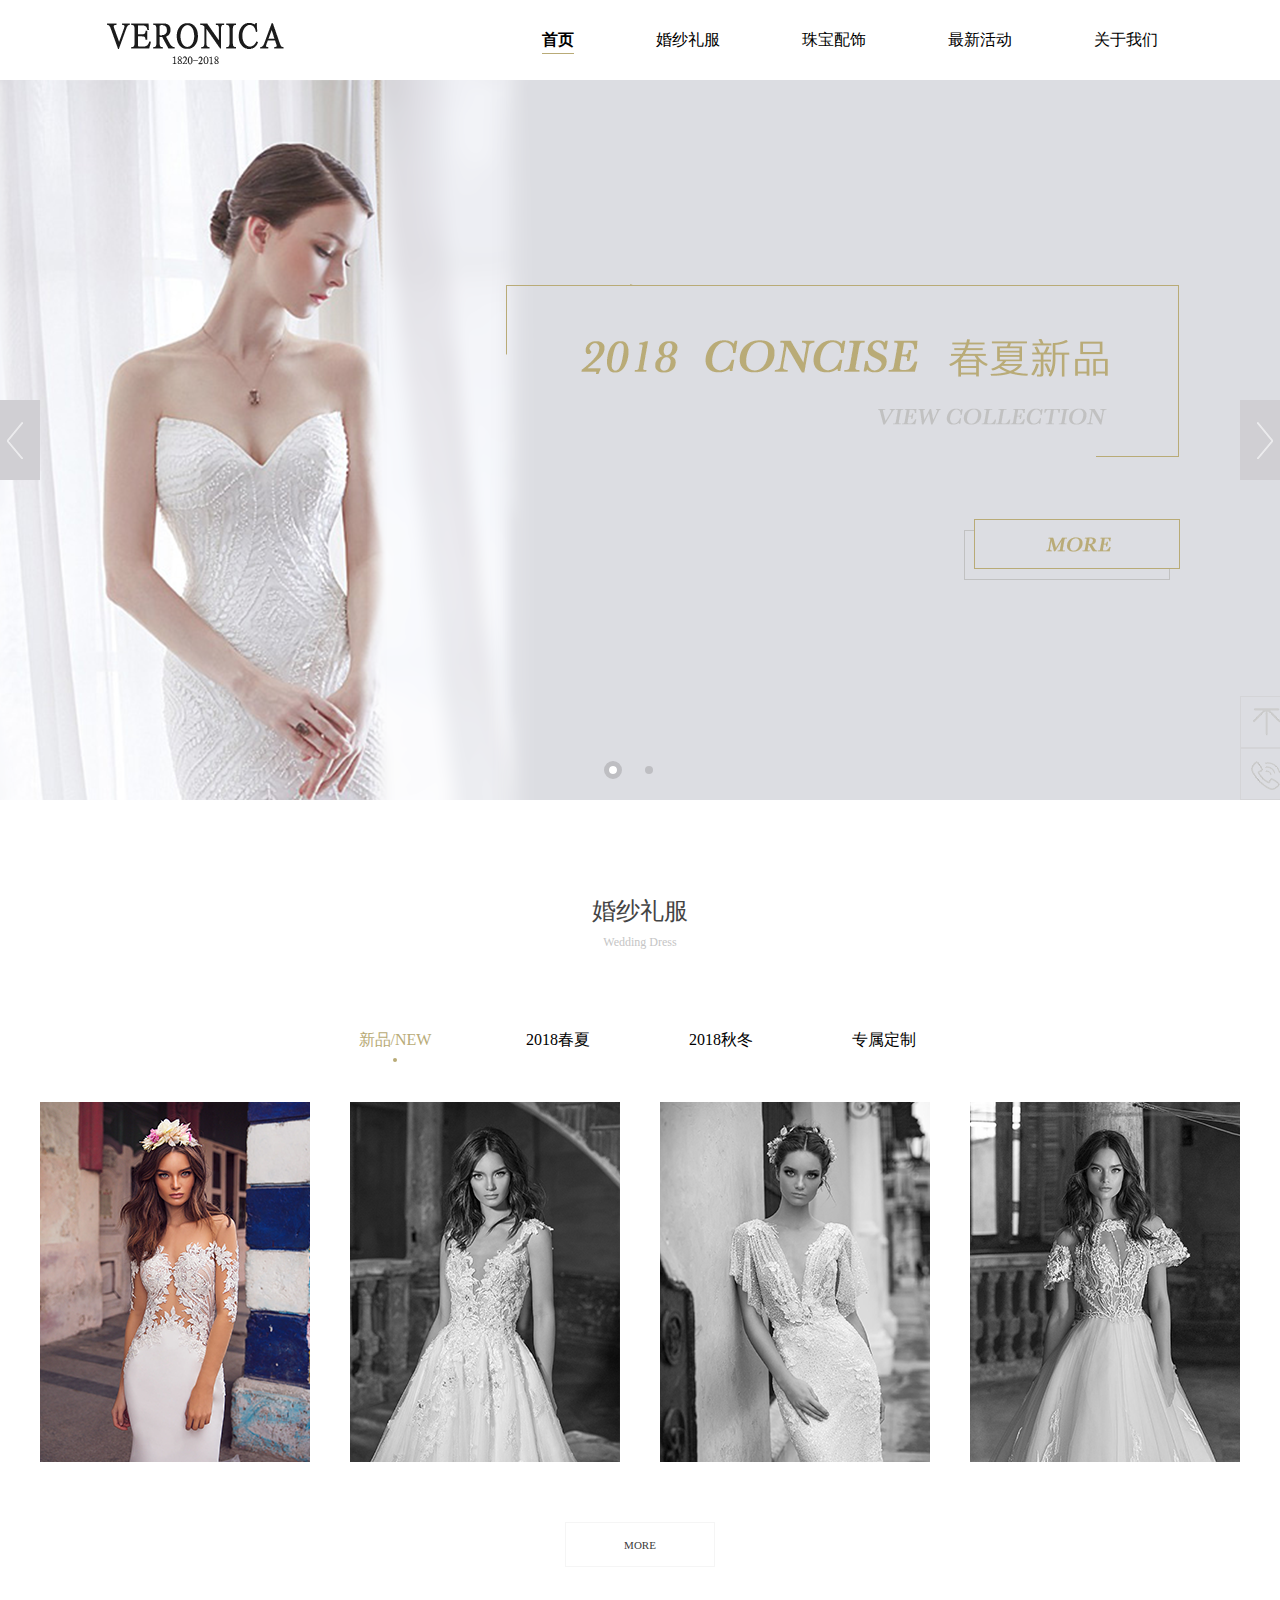
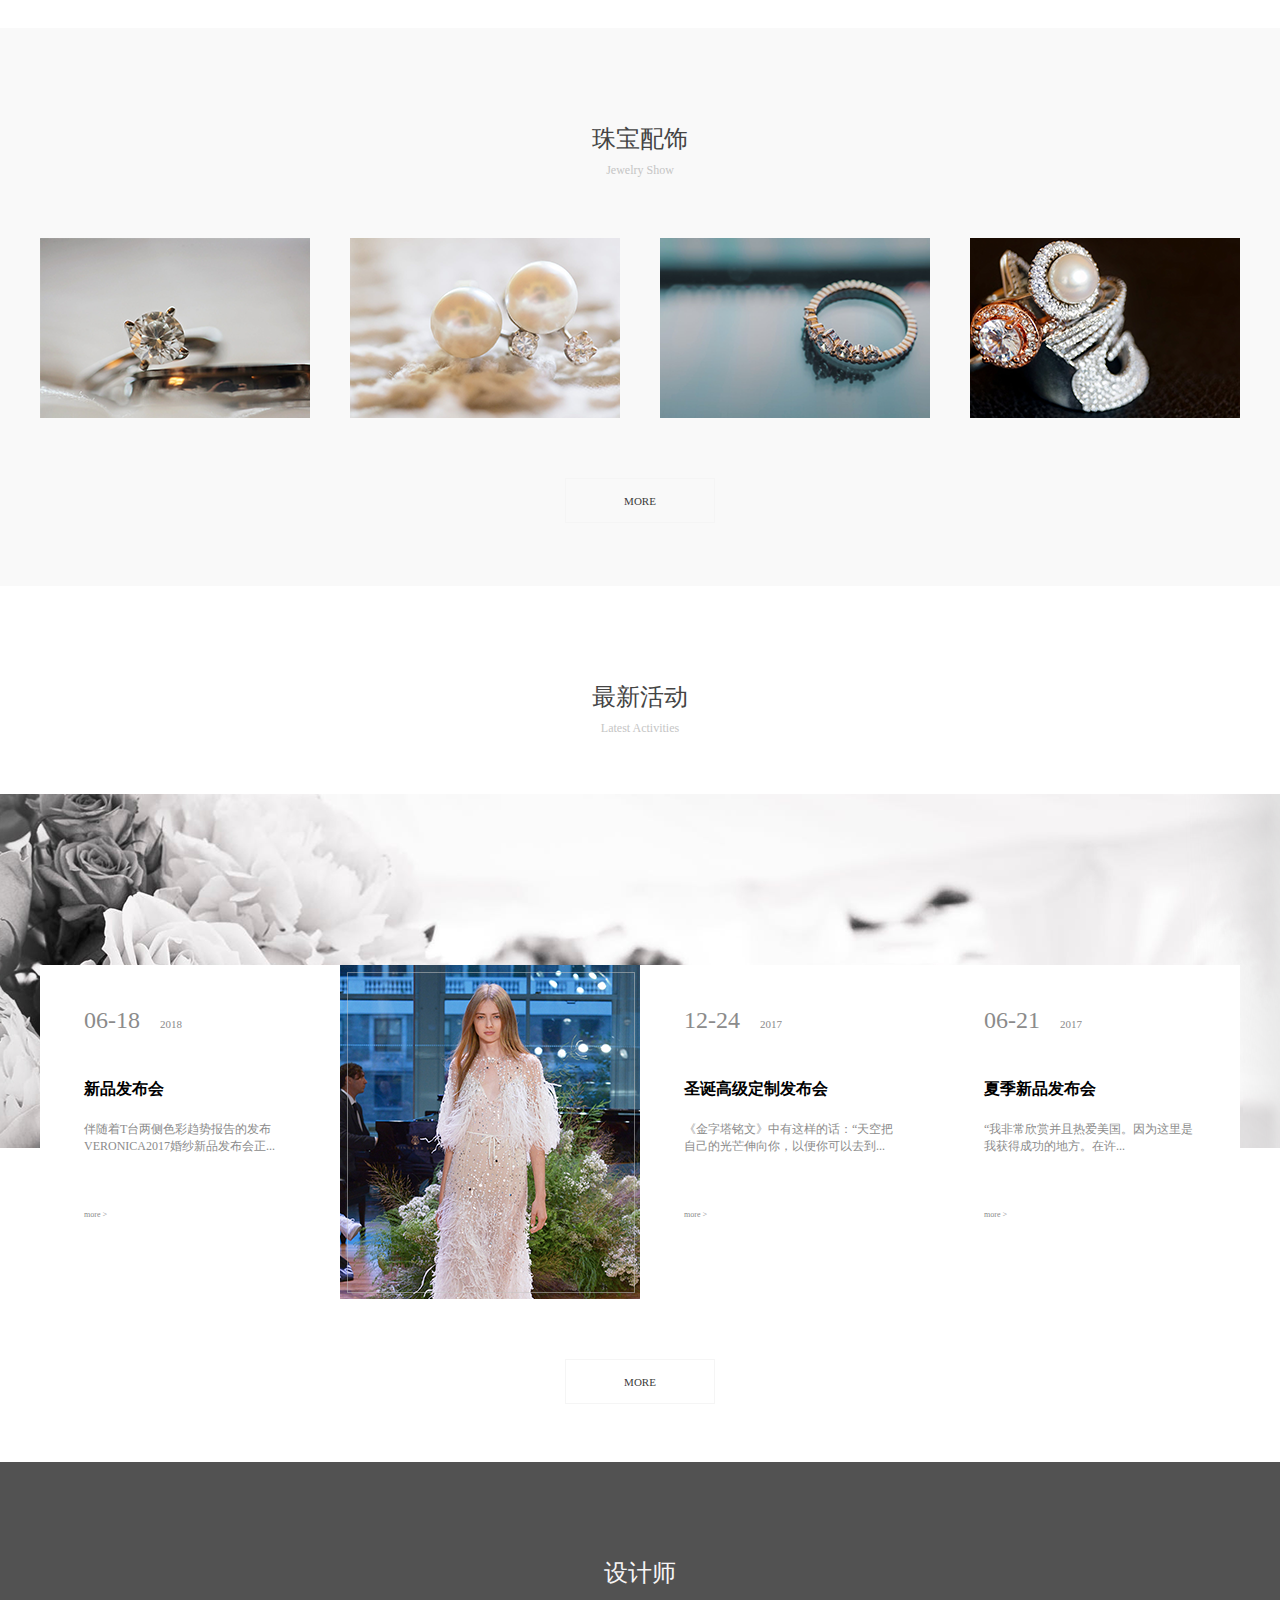
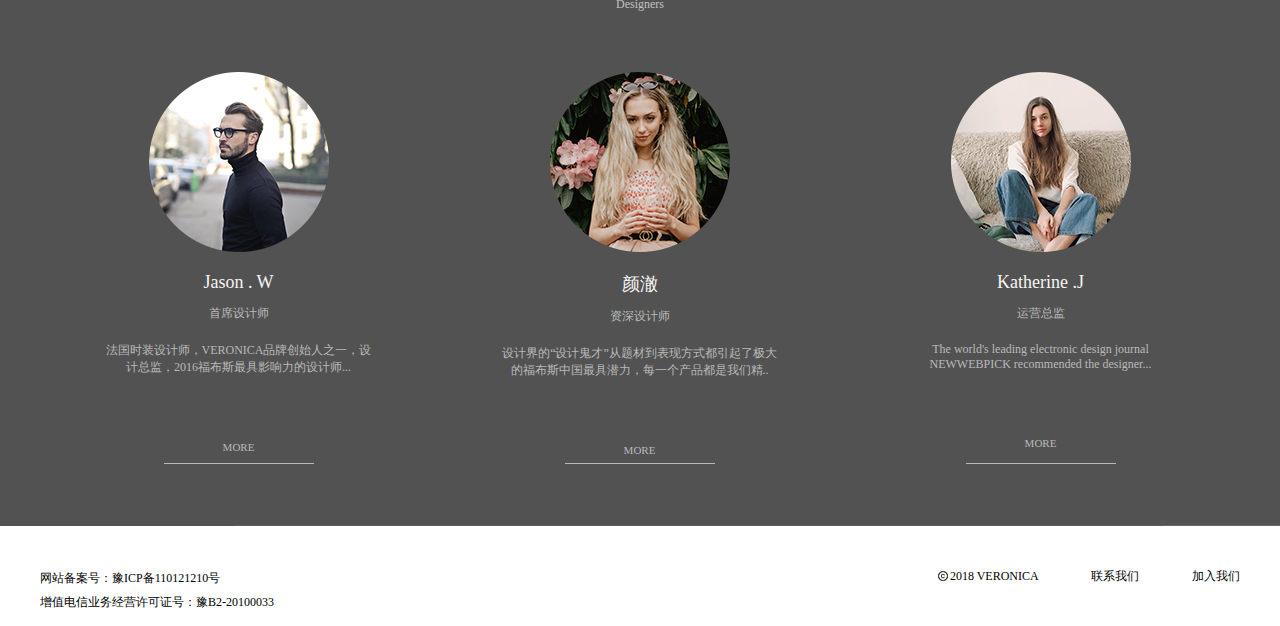
<file: index.html>
<!DOCTYPE html>
<html lang="en">
<head>
	<meta charset="UTF-8">
	<title>婚纱首页</title>
	<link rel="stylesheet" href="css/reset.css">
	<link rel="stylesheet" href="css/style.css">
</head>
<body>
	<div class="header">
		<div class="header-c">
			<div class="logo">			
			</div>
			<ul class="nav">
				<li class="nav-item active">
					<a href="">首页</a>
					<span class="line"></span>
				</li>
				<li class="nav-item">
					<a href="%E5%A9%9A%E7%BA%B1%E4%BD%9C%E4%B8%9A-%E9%9C%8D%E9%9C%9E/web/dress/%E5%A9%9A%E7%BA%B1%E7%A4%BC%E6%9C%8D.html">婚纱礼服</a>
					<span class="line"></span>
				</li>
				<li class="nav-item">
					<a href="">珠宝配饰</a>
					<span class="line"></span>
				</li>
				<li class="nav-item">
					<a href="">最新活动</a>
					<span class="line"></span>
				</li>
				<li class="nav-item">
					<a href="">关于我们</a>
					<span class="line"></span>
				</li>
			</ul>		
		</div>	
	</div>
	<div class="banner">
		<div class="banner-c">
			<a href="#" class="arr left"></a>
			<a href="#" class="arr right"></a>
			<ul class="dots">
				<li class="dot-item active"></li>
				<li class="dot-item"></li>
			</ul>
			<div class="up"></div>
			<div class="tel"></div>
		</div>
	</div>



	<div class="main">
		
		<div class="dress">
			<div class="dress-c">
				<div class="title">
					<div class="title-cn">
						婚纱礼服
					</div>
					<div class="title-en">
						Wedding Dress
					</div>
				</div>

				<div class="dress-lists">
				<ul class="dress-list">
					<li class="dress-item active">
						新品/NEW
						<span class="dress-dot"></span>
					</li>
					<li class="dress-item">
						2018春夏
						<span class="dress-dot"></span>
					</li>
					<li class="dress-item">
						2018秋冬
						<span class="dress-dot"></span>
					</li>
					<li class="dress-item mr0">
						专属定制
						<span class="dress-dot"></span>
					</li>
				</ul>
				</div>
				
				<ul class="dress-img">
					<li class="img-item img-item1">
						<div class="img-text">
							<p class="img-text1">HER STYLE / 一字肩拖尾主纱</p>
							<p class="img-text2">$5389.00</p>
							<p class="img-text3">白色 / M / VK2531</p>
						</div>						
					</li>
					<li class="img-item img-item2"></li>
					<li class="img-item img-item3"></li>
					<li class="img-item img-item4"></li>
				</ul>
				<a href="#" class="more">MORE</a>
			</div>
		</div>


		<div class="show">
			<div class="show-c">
				<div class="title">
					<div class="title-cn">
						珠宝配饰
					</div>
					<div class="title-en">
						Jewelry Show
					</div>
				</div>

				<ul class="show-img">
					<li class="img-item img-item1">
						<div class="img-text">
							<p class="img-text1">传世之作，经典重现</p>
							<p class="img-text2">维罗尼卡倾情呈现“斑斓之境”（The ..</p>
						</div>	
					</li>
					<li class="img-item img-item2"></li>
					<li class="img-item img-item3"></li>
					<li class="img-item img-item4"></li>
				</ul>

				<a href="#" class="more">MORE</a>
			</div>
		</div>



		<div class="act">
			<div class="act-c">
				<div class="title">
					<div class="title-cn">
						最新活动
					</div>
					<div class="title-en">
						Latest Activities
					</div>
				</div>
				<div class="act-lists">
					<ul class="act-list">
						<li class="act-item">
							<span class="act-text1">06-18</span>
							<span class="act-text2">2018</span>
							<p class="act-text3">新品发布会</p>
							<p class="act-text4">伴随着T台两侧色彩趋势报告的发布VERONICA2017婚纱新品发布会正...
							</p>
							<a href="#" class="act-more">more ></a>
						</li>
						<li class="act-item act-item2">
							
						</li>
						<li class="act-item">
							<span class="act-text1">12-24</span>
							<span class="act-text2">2017</span>
							<p class="act-text3">圣诞高级定制发布会</p>
							<p class="act-text4">《金字塔铭文》中有这样的话：“天空把自己的光芒伸向你，以便你可以去到...
							</p>
							<a href="#" class="act-more">more ></a>
						</li>
						<li class="act-item">
							<span class="act-text1">06-21</span>
							<span class="act-text2">2017</span>
							<p class="act-text3">夏季新品发布会</p>
							<p class="act-text4">“我非常欣赏并且热爱美国。因为这里是我获得成功的地方。在许...
							</p>
							<a href="#" class="act-more">more ></a>
						</li>
					</ul>
				</div>
					<a href="#" class="more">MORE</a>
			</div>
		</div>




		<div class="des">
					<div class="des-c">
						<div class="title">
							<div class="title-cn">
							设计师
							</div>
							<div class="title-en">
							Designers
							</div>
						</div>
						<ul class="des-list">
							<li class="des-item des-item1">
								<p class="des-text1">Jason . W</p>
								<p class="des-text2">首席设计师</p>
								<p class="des-text3">法国时装设计师，VERONICA品牌创始人之一，设计总监，2016福布斯最具影响力的设计师...</p>
								<a href="" class="des-more" >MORE</a>
								<span class="des-line"></span>
							</li>
							<li class="des-item des-item2">
								<p class="des-text1">颜澈</p>
								<p class="des-text2">资深设计师</p>
								<p class="des-text3">设计界的“设计鬼才”从题材到表现方式都引起了极大的福布斯中国最具潜力，每一个产品都是我们精..</p>
								<a href="" class="des-more" >MORE</a>
								<span class="des-line"></span>
							</li>
							<li class="des-item des-item3">
								<p class="des-text1">Katherine .J</p>
								<p class="des-text2">运营总监</p>
								<p class="des-text3">The world's leading electronic design journal NEWWEBPICK recommended the designer...</p>
								<a href="" class="des-more" >MORE</a>
								<span class="des-line"></span>
							</li>
						</ul>
					</div>
				</div>
	</div>
	<div class="footer">
		<div class="footer-c">
			<div class="footer-text1">网站备案号：豫ICP备110121210号<br>增值电信业务经营许可证号：豫B2-20100033	
			</div>
			<div class="footer-text2">
				<span class="footer-item">&nbsp;&nbsp;&nbsp;&nbsp;2018 VERONICA</span>
				<span>联系我们</span>
				<span>加入我们</span>
			</div>			
		</div>
	</div>
			
</body>
</html>
</file>
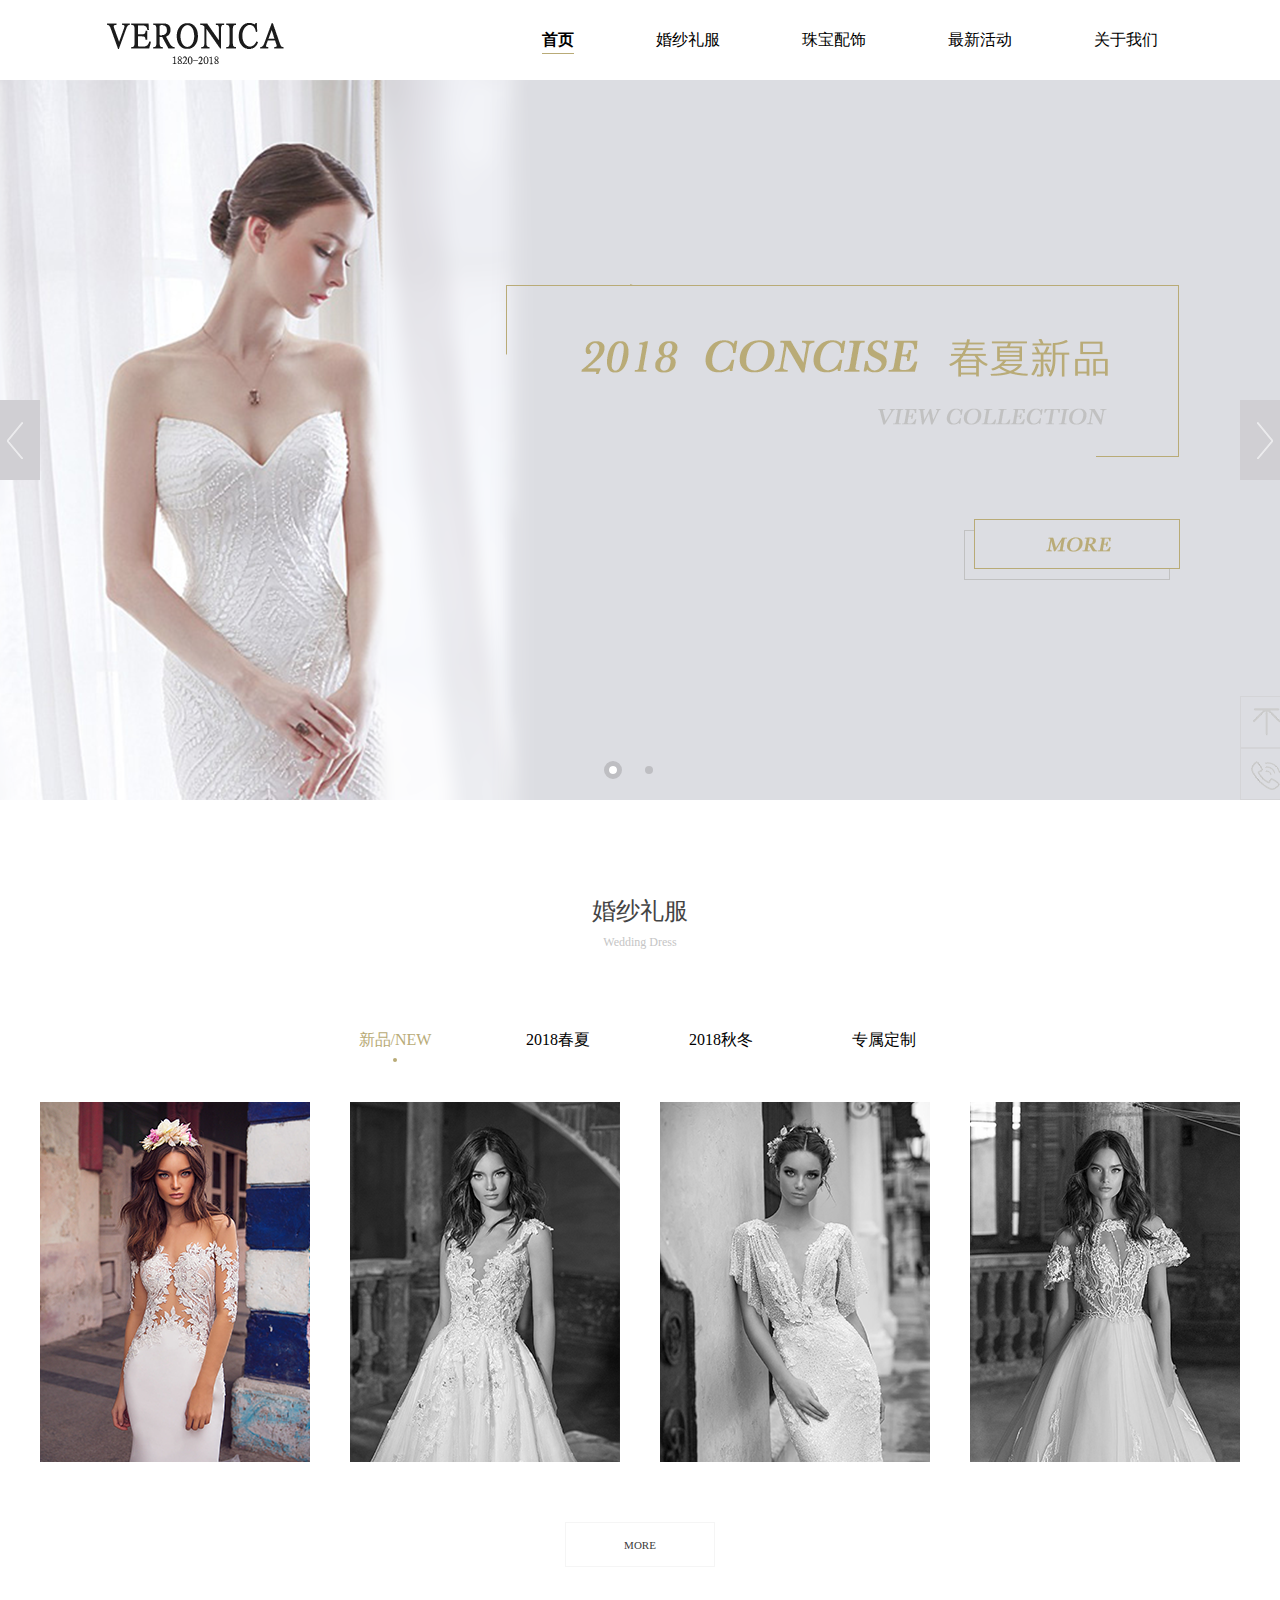
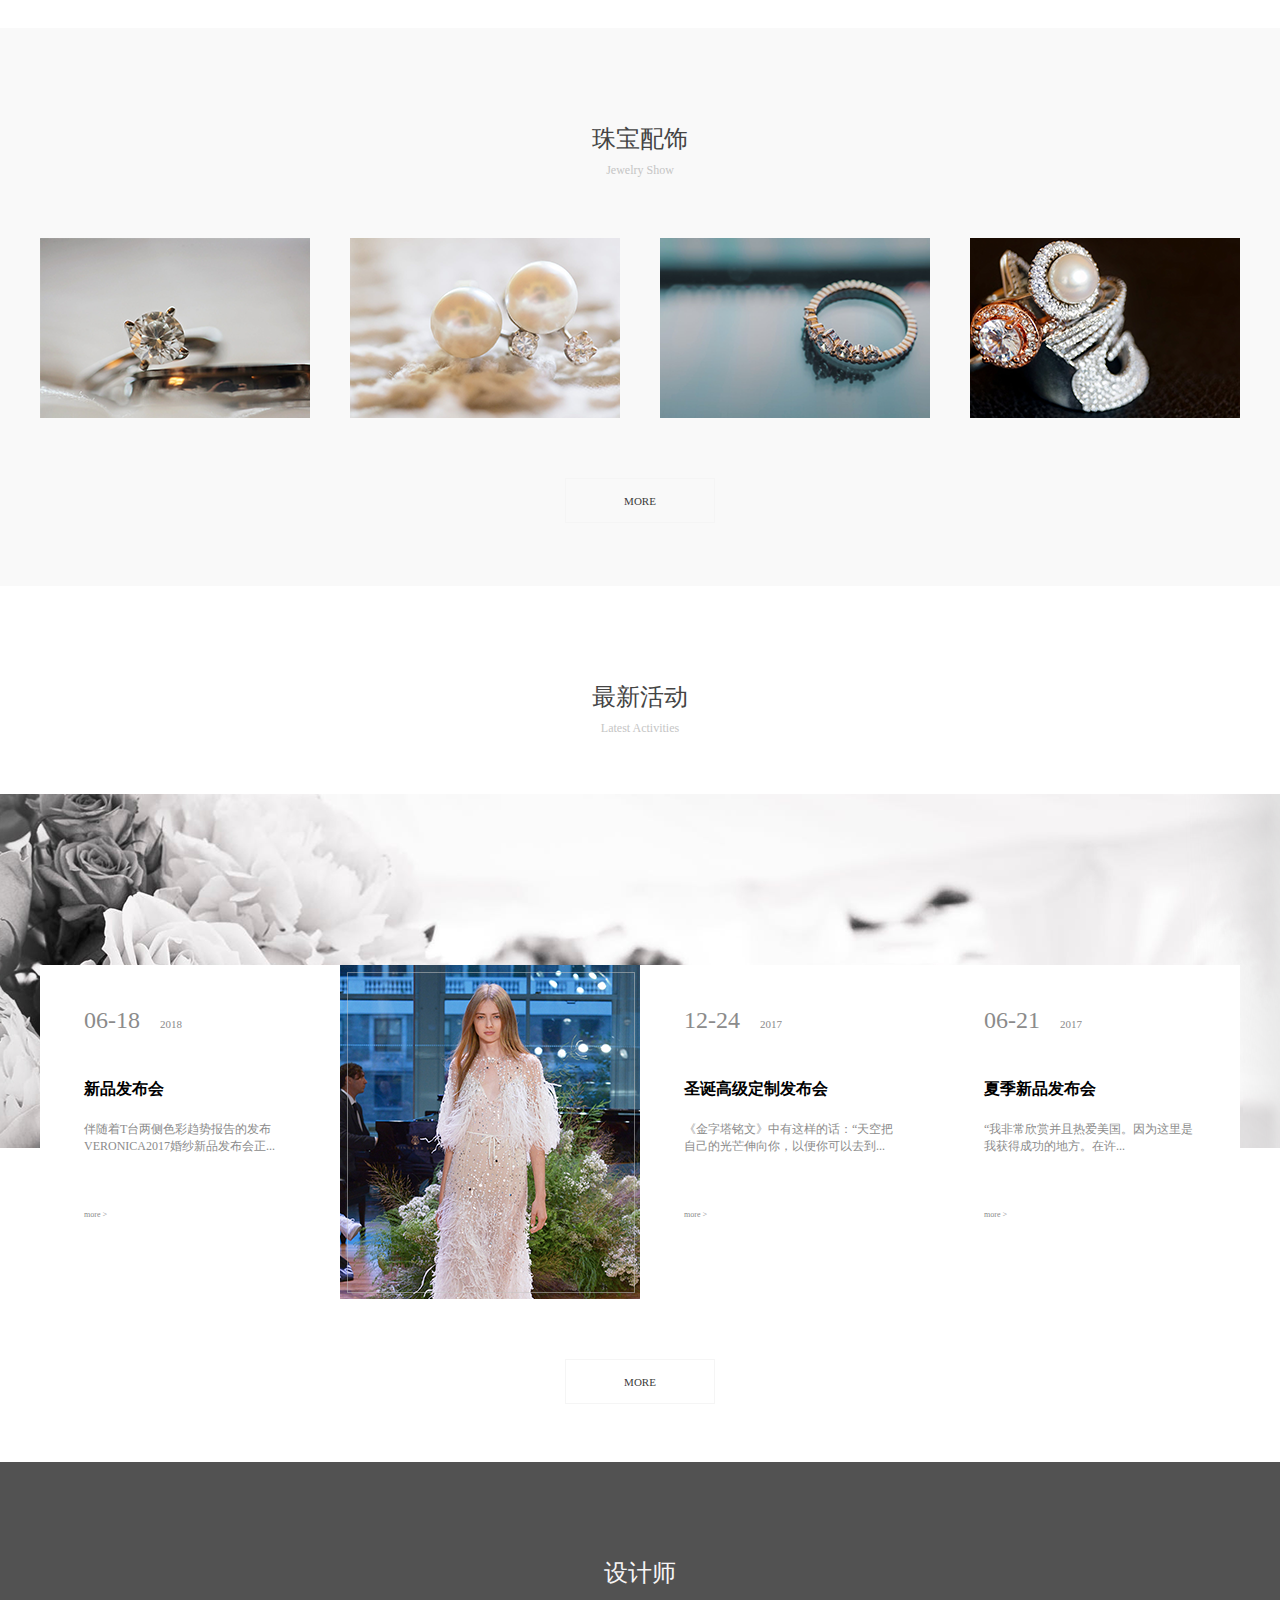
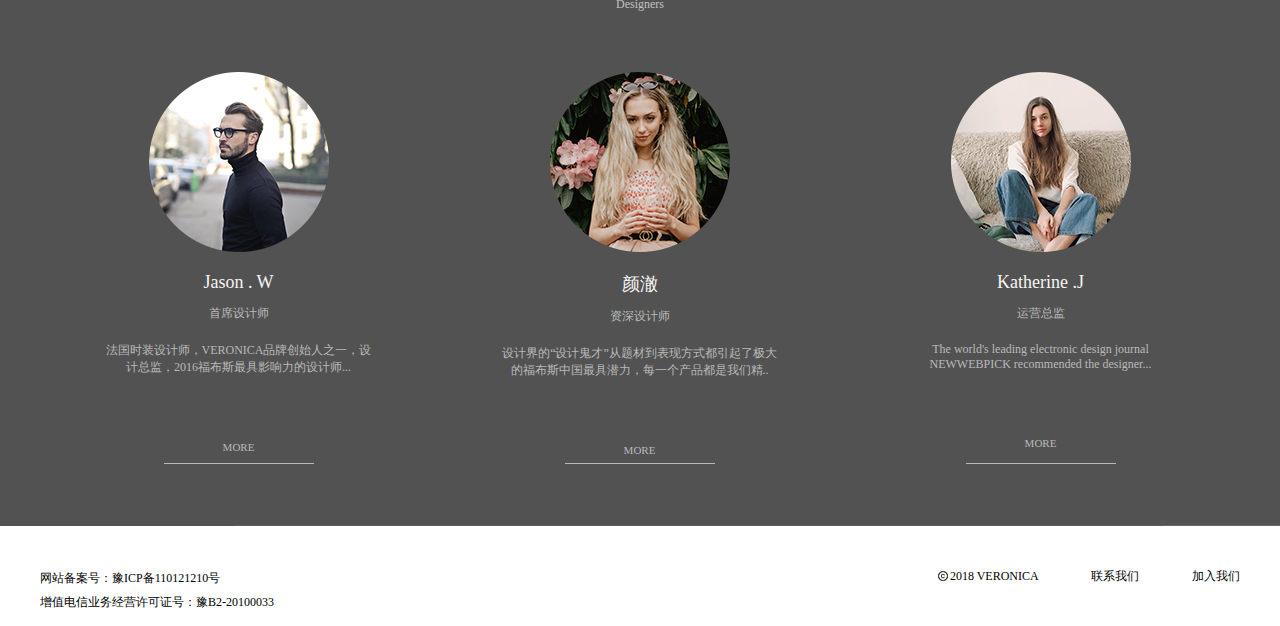
<file: 首页.html>
<!DOCTYPE html>
<html lang="en">
<head>
	<meta charset="UTF-8">
	<title>婚纱首页</title>
	<link rel="stylesheet" href="css/reset.css">
	<link rel="stylesheet" href="css/style.css">
</head>
<body>
	<div class="header">
		<div class="header-c">
			<div class="logo">			
			</div>
			<ul class="nav">
				<li class="nav-item active">
					<a href="">首页</a>
					<span class="line"></span>
				</li>
				<li class="nav-item">
					<a href="%E5%A9%9A%E7%BA%B1%E4%BD%9C%E4%B8%9A-%E9%9C%8D%E9%9C%9E/web/dress/%E5%A9%9A%E7%BA%B1%E7%A4%BC%E6%9C%8D.html">婚纱礼服</a>
					<span class="line"></span>
				</li>
				<li class="nav-item">
					<a href="">珠宝配饰</a>
					<span class="line"></span>
				</li>
				<li class="nav-item">
					<a href="">最新活动</a>
					<span class="line"></span>
				</li>
				<li class="nav-item">
					<a href="">关于我们</a>
					<span class="line"></span>
				</li>
			</ul>		
		</div>	
	</div>
	<div class="banner">
		<div class="banner-c">
			<a href="#" class="arr left"></a>
			<a href="#" class="arr right"></a>
			<ul class="dots">
				<li class="dot-item active"></li>
				<li class="dot-item"></li>
			</ul>
			<div class="up"></div>
			<div class="tel"></div>
		</div>
	</div>



	<div class="main">
		
		<div class="dress">
			<div class="dress-c">
				<div class="title">
					<div class="title-cn">
						婚纱礼服
					</div>
					<div class="title-en">
						Wedding Dress
					</div>
				</div>

				<div class="dress-lists">
				<ul class="dress-list">
					<li class="dress-item active">
						新品/NEW
						<span class="dress-dot"></span>
					</li>
					<li class="dress-item">
						2018春夏
						<span class="dress-dot"></span>
					</li>
					<li class="dress-item">
						2018秋冬
						<span class="dress-dot"></span>
					</li>
					<li class="dress-item mr0">
						专属定制
						<span class="dress-dot"></span>
					</li>
				</ul>
				</div>
				
				<ul class="dress-img">
					<li class="img-item img-item1">
						<div class="img-text">
							<p class="img-text1">HER STYLE / 一字肩拖尾主纱</p>
							<p class="img-text2">$5389.00</p>
							<p class="img-text3">白色 / M / VK2531</p>
						</div>						
					</li>
					<li class="img-item img-item2"></li>
					<li class="img-item img-item3"></li>
					<li class="img-item img-item4"></li>
				</ul>
				<a href="#" class="more">MORE</a>
			</div>
		</div>


		<div class="show">
			<div class="show-c">
				<div class="title">
					<div class="title-cn">
						珠宝配饰
					</div>
					<div class="title-en">
						Jewelry Show
					</div>
				</div>

				<ul class="show-img">
					<li class="img-item img-item1">
						<div class="img-text">
							<p class="img-text1">传世之作，经典重现</p>
							<p class="img-text2">维罗尼卡倾情呈现“斑斓之境”（The ..</p>
						</div>	
					</li>
					<li class="img-item img-item2"></li>
					<li class="img-item img-item3"></li>
					<li class="img-item img-item4"></li>
				</ul>

				<a href="#" class="more">MORE</a>
			</div>
		</div>



		<div class="act">
			<div class="act-c">
				<div class="title">
					<div class="title-cn">
						最新活动
					</div>
					<div class="title-en">
						Latest Activities
					</div>
				</div>
				<div class="act-lists">
					<ul class="act-list">
						<li class="act-item">
							<span class="act-text1">06-18</span>
							<span class="act-text2">2018</span>
							<p class="act-text3">新品发布会</p>
							<p class="act-text4">伴随着T台两侧色彩趋势报告的发布VERONICA2017婚纱新品发布会正...
							</p>
							<a href="#" class="act-more">more ></a>
						</li>
						<li class="act-item act-item2">
							
						</li>
						<li class="act-item">
							<span class="act-text1">12-24</span>
							<span class="act-text2">2017</span>
							<p class="act-text3">圣诞高级定制发布会</p>
							<p class="act-text4">《金字塔铭文》中有这样的话：“天空把自己的光芒伸向你，以便你可以去到...
							</p>
							<a href="#" class="act-more">more ></a>
						</li>
						<li class="act-item">
							<span class="act-text1">06-21</span>
							<span class="act-text2">2017</span>
							<p class="act-text3">夏季新品发布会</p>
							<p class="act-text4">“我非常欣赏并且热爱美国。因为这里是我获得成功的地方。在许...
							</p>
							<a href="#" class="act-more">more ></a>
						</li>
					</ul>
				</div>
					<a href="#" class="more">MORE</a>
			</div>
		</div>




		<div class="des">
					<div class="des-c">
						<div class="title">
							<div class="title-cn">
							设计师
							</div>
							<div class="title-en">
							Designers
							</div>
						</div>
						<ul class="des-list">
							<li class="des-item des-item1">
								<p class="des-text1">Jason . W</p>
								<p class="des-text2">首席设计师</p>
								<p class="des-text3">法国时装设计师，VERONICA品牌创始人之一，设计总监，2016福布斯最具影响力的设计师...</p>
								<a href="" class="des-more" >MORE</a>
								<span class="des-line"></span>
							</li>
							<li class="des-item des-item2">
								<p class="des-text1">颜澈</p>
								<p class="des-text2">资深设计师</p>
								<p class="des-text3">设计界的“设计鬼才”从题材到表现方式都引起了极大的福布斯中国最具潜力，每一个产品都是我们精..</p>
								<a href="" class="des-more" >MORE</a>
								<span class="des-line"></span>
							</li>
							<li class="des-item des-item3">
								<p class="des-text1">Katherine .J</p>
								<p class="des-text2">运营总监</p>
								<p class="des-text3">The world's leading electronic design journal NEWWEBPICK recommended the designer...</p>
								<a href="" class="des-more" >MORE</a>
								<span class="des-line"></span>
							</li>
						</ul>
					</div>
				</div>
	</div>
	<div class="footer">
		<div class="footer-c">
			<div class="footer-text1">网站备案号：豫ICP备110121210号<br>增值电信业务经营许可证号：豫B2-20100033	
			</div>
			<div class="footer-text2">
				<span class="footer-item">&nbsp;&nbsp;&nbsp;&nbsp;2018 VERONICA</span>
				<span>联系我们</span>
				<span>加入我们</span>
			</div>			
		</div>
	</div>
			
</body>
</html>
</file>
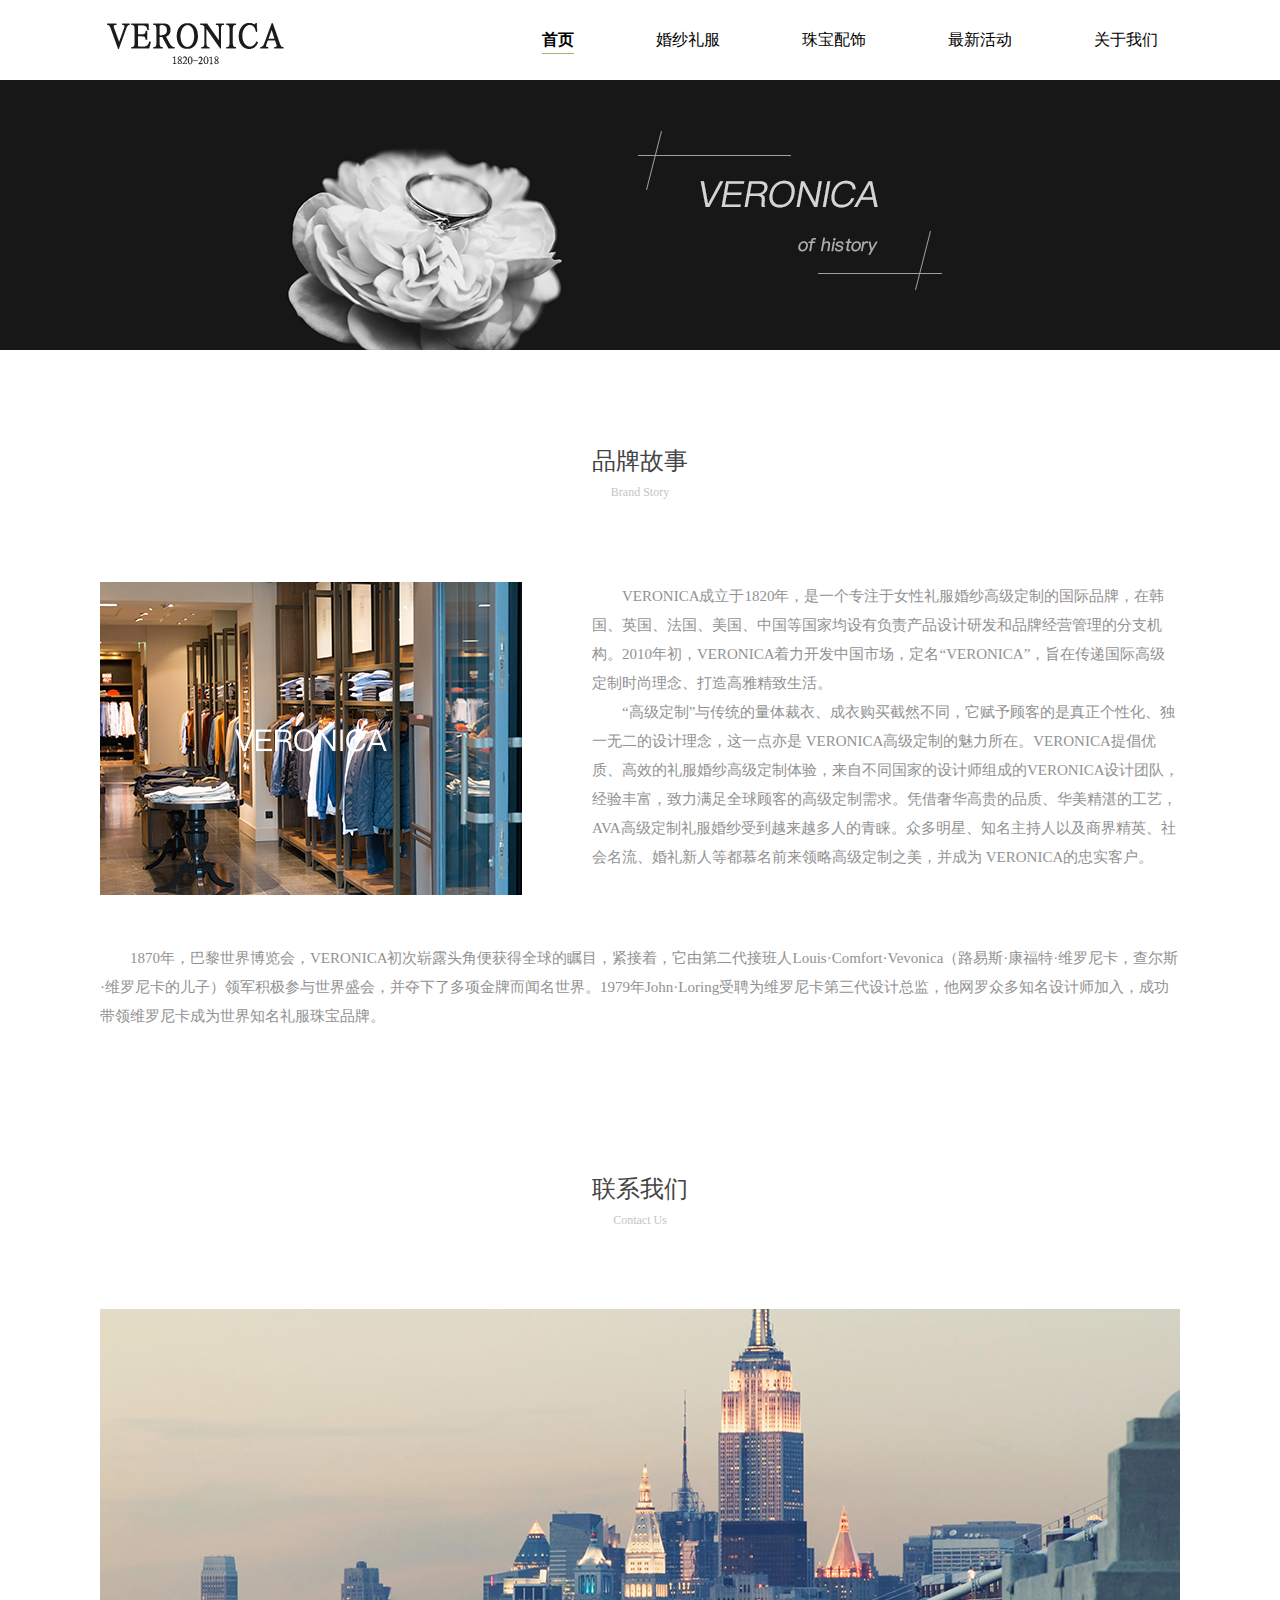
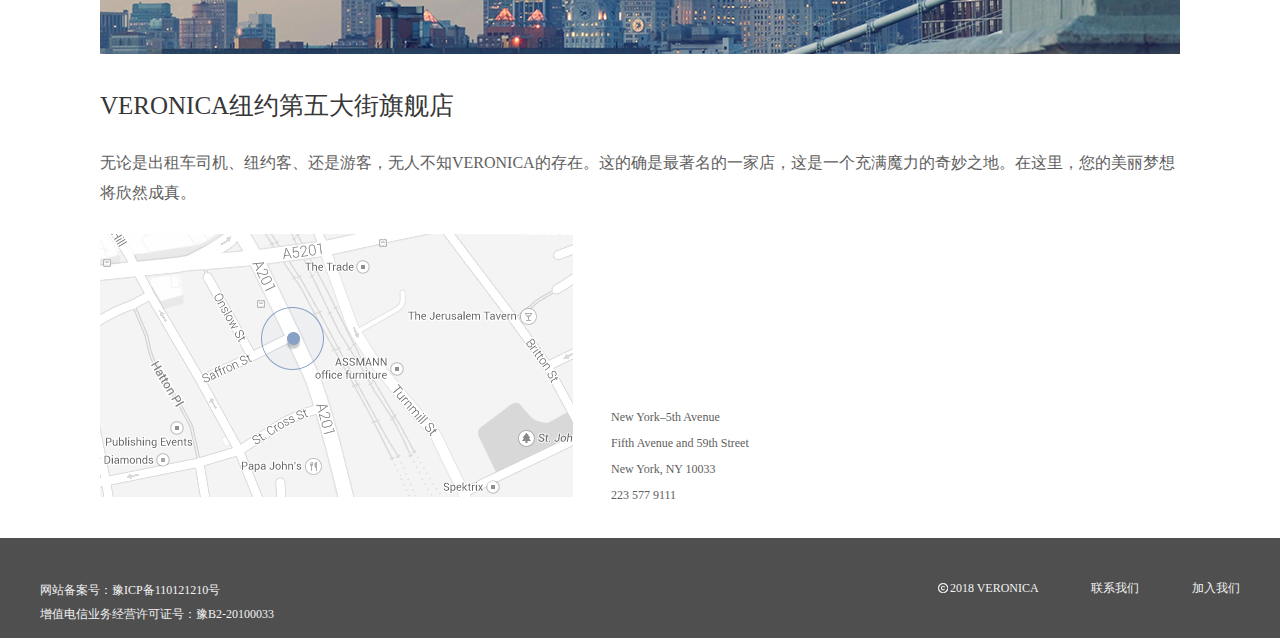
<file: web/about/关于我们.html>
<!DOCTYPE html>
<html lang="en">
<head>
	<meta charset="UTF-8">
	<title>关于我们</title>
	<link rel="stylesheet" href="css/reset.css">
	<link rel="stylesheet" href="css/style.css">
</head>
<body>
	<div class="header">
		<div class="header-c">
			<div class="logo">			
			</div>
			<ul class="nav">
				<li class="nav-item active">
					<a href="">首页</a>
					<span class="line"></span>
				</li>
				<li class="nav-item">
					<a href="">婚纱礼服</a>
					<span class="line"></span>
				</li>
				<li class="nav-item">
					<a href="">珠宝配饰</a>
					<span class="line"></span>
				</li>
				<li class="nav-item">
					<a href="">最新活动</a>
					<span class="line"></span>
				</li>
				<li class="nav-item">
					<a href="">关于我们</a>
					<span class="line"></span>
				</li>
			</ul>		
		</div>	
	</div>
	
	<div class="banner">		
	</div>

	<div class="main">
		<div class="main-c">
			<div class="story">
				<div class="title">
					<div class="title-cn">
						品牌故事
					</div>
					<div class="title-en">
						Brand Story
					</div>
				</div>
				<div class="story-list">
					<div class="story-item1">
						<div class="story-text1">VERONICA成立于1820年，是一个专注于女性礼服婚纱高级定制的国际品牌，在韩国、英国、法国、美国、中国等国家均设有负责产品设计研发和品牌经营管理的分支机构。2010年初，VERONICA着力开发中国市场，定名“VERONICA”，旨在传递国际高级定制时尚理念、打造高雅精致生活。						
						</div>
						<div class="story-text2">“高级定制”与传统的量体裁衣、成衣购买截然不同，它赋予顾客的是真正个性化、独一无二的设计理念，这一点亦是 VERONICA高级定制的魅力所在。VERONICA提倡优质、高效的礼服婚纱高级定制体验，来自不同国家的设计师组成的VERONICA设计团队，经验丰富，致力满足全球顾客的高级定制需求。凭借奢华高贵的品质、华美精湛的工艺，AVA高级定制礼服婚纱受到越来越多人的青睐。众多明星、知名主持人以及商界精英、社会名流、婚礼新人等都慕名前来领略高级定制之美，并成为 VERONICA的忠实客户。
						</div>
					</div>
					<div class="story-item2">1870年，巴黎世界博览会，VERONICA初次崭露头角便获得全球的瞩目，紧接着，它由第二代接班人Louis·Comfort·Vevonica（路易斯·康福特·维罗尼卡，查尔斯·维罗尼卡的儿子）领军积极参与世界盛会，并夺下了多项金牌而闻名世界。1979年John·Loring受聘为维罗尼卡第三代设计总监，他网罗众多知名设计师加入，成功带领维罗尼卡成为世界知名礼服珠宝品牌。						
					</div>					
				</div>
			</div>


			<div class="contact">
				<div class="title">
					<div class="title-cn">
						联系我们
					</div>
					<div class="title-en">
						Contact Us
					</div>
				</div>
				<div class="contact-img">					
				</div>
				<div class="contact-item1">
					VERONICA纽约第五大街旗舰店
				</div>
				<div class="contact-item2">无论是出租车司机、纽约客、还是游客，无人不知VERONICA的存在。这的确是最著名的一家店，这是一个充满魔力的奇妙之地。在这里，您的美丽梦想将欣然成真。
				</div>
				<div class="contact-item3">
					<div class="add">
						<p>New York–5th Avenue</p>
						<p>Fifth Avenue and 59th Street</p>
						<p>New York, NY 10033</p>
						<p>223 577 9111</p>
					</div>
				</div>
			</div>
		</div>		
	</div>
	<div class="footer">
		<div class="footer-c">
			<div class="footer-text1">网站备案号：豫ICP备110121210号<br>增值电信业务经营许可证号：豫B2-20100033	
			</div>
			<div class="footer-text2">
				<span class="footer-item">&nbsp;&nbsp;&nbsp;&nbsp;2018 VERONICA</span>
				<span>联系我们</span>
				<span>加入我们</span>
			</div>			
		</div>
	</div>




</body>
</html>
</file>
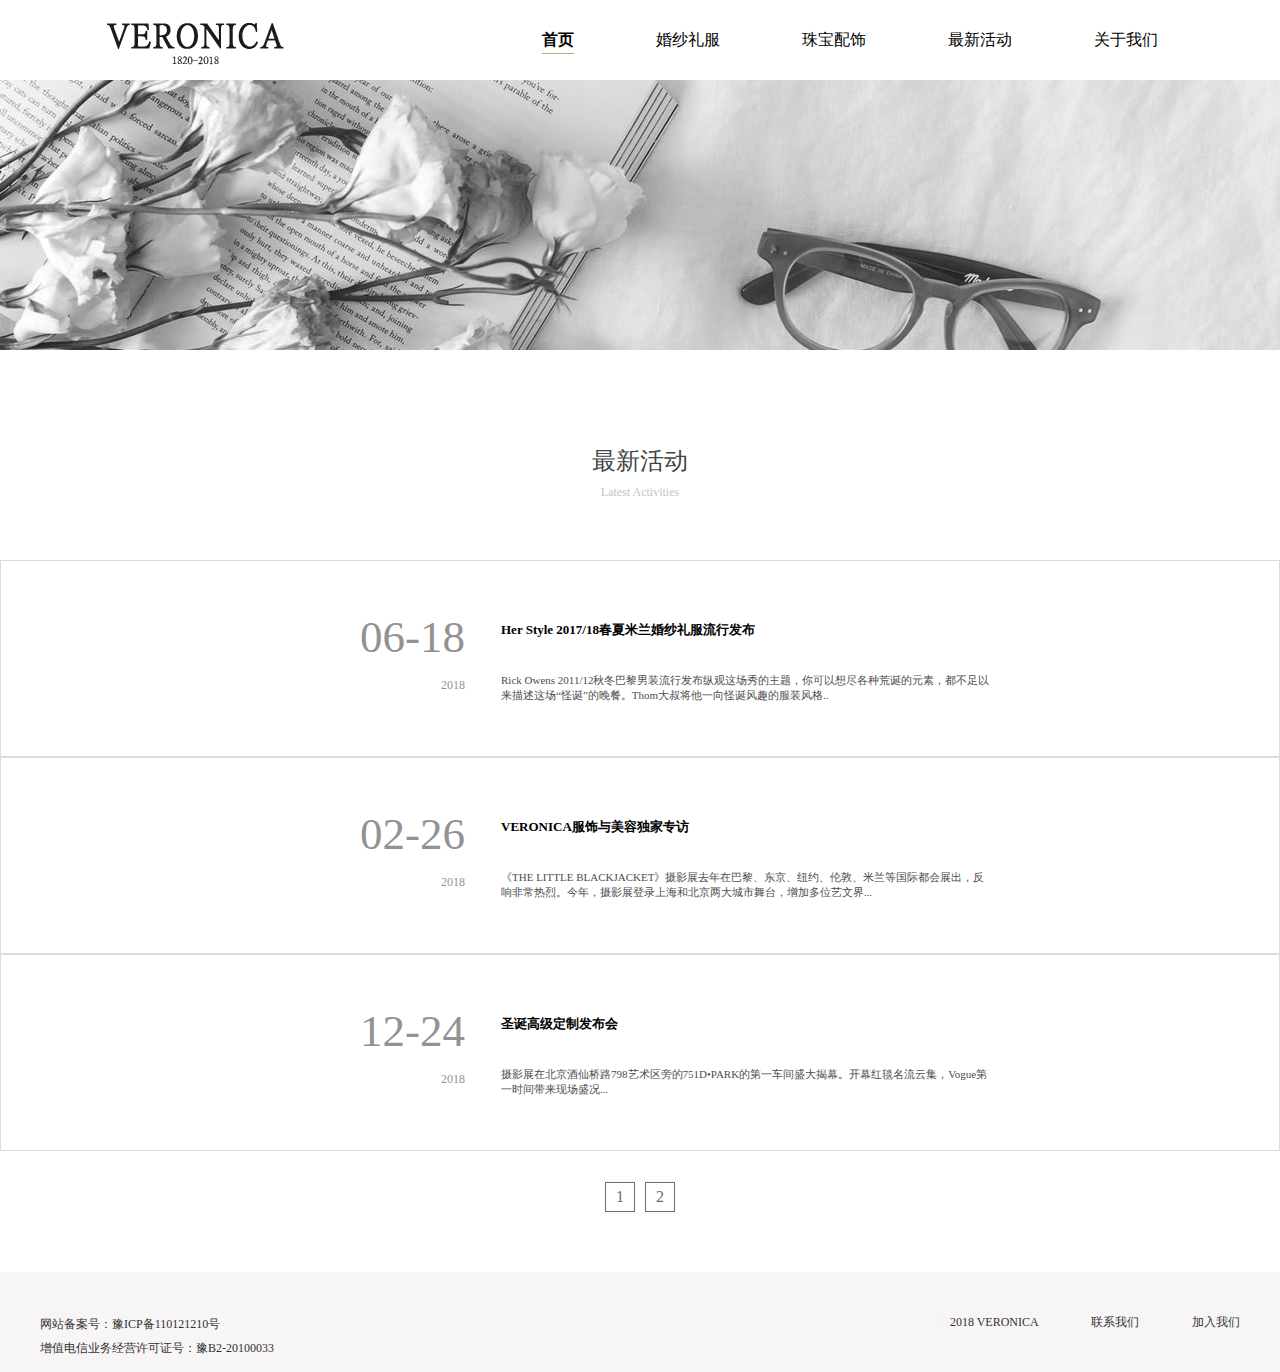
<file: web/activity/最新活动.html>
<!DOCTYPE html>
<html lang="en">
<head>
	<meta charset="UTF-8">
	<title>最新活动</title>
	<link rel="stylesheet" href="css/reset.css">
	<link rel="stylesheet" href="css/style.css">
</head>
<body>
	<div class="header">
		<div class="header-c">
			<div class="logo">			
			</div>
			<ul class="nav">
				<li class="nav-item active">
					<a href="">首页</a>
					<span class="line"></span>
				</li>
				<li class="nav-item">
					<a href="">婚纱礼服</a>
					<span class="line"></span>
				</li>
				<li class="nav-item">
					<a href="">珠宝配饰</a>
					<span class="line"></span>
				</li>
				<li class="nav-item">
					<a href="">最新活动</a>
					<span class="line"></span>
				</li>
				<li class="nav-item">
					<a href="">关于我们</a>
					<span class="line"></span>
				</li>
			</ul>		
		</div>	
	</div>
	<div class="banner">
		<div class="banner-c">	
		</div>
	</div>
	

	<div class="main">
	
			<div class="title">
				<div class="title-cn">
				 	最新活动
				</div>
				<div class="title-en">
				 	Latest Activities
				</div>
			</div>


			<ul class="main-list">
				<li class="main-item">
					<div class="main-textbox">
						<div class="main-textbox1">
							<p class="main-text1">06-18</p>
							<p class="main-text2">2018</p>						
						</div>
						<div class="main-textbox2">
							<p class="main-text1">Her Style 2017/18春夏米兰婚纱礼服流行发布</p>
							<p class="main-text2">Rick Owens 2011/12秋冬巴黎男装流行发布纵观这场秀的主题，你可以想尽各种荒诞的元素，都不足以来描述这场“怪诞”的晚餐。Thom大叔将他一向怪诞风趣的服装风格..</p>	
						</div>
					</div>					
				</li>
				<li class="main-item">
					<div class="main-textbox">
						<div class="main-textbox1">
							<p class="main-text1">02-26</p>
							<p class="main-text2">2018</p>						
						</div>
						<div class="main-textbox2">
							<p class="main-text1">VERONICA服饰与美容独家专访</p>
							<p class="main-text2">《THE LITTLE BLACKJACKET》摄影展去年在巴黎、东京、纽约、伦敦、米兰等国际都会展出，反响非常热烈。今年，摄影展登录上海和北京两大城市舞台，增加多位艺文界...</p>	
						</div>
					</div>					
				</li>
				<li class="main-item">
					<div class="main-textbox">
						<div class="main-textbox1">
							<p class="main-text1">12-24</p>
							<p class="main-text2">2018</p>						
						</div>
						<div class="main-textbox2">
							<p class="main-text1">圣诞高级定制发布会</p>
							<p class="main-text2">摄影展在北京酒仙桥路798艺术区旁的751D•PARK的第一车间盛大揭幕。开幕红毯名流云集，Vogue第一时间带来现场盛况...</p>	
						</div>
					</div>					
				</li>				
			</ul>
			<ul class="dot">
				<li class="dot-item dot-item1">
					<a href="#">1</a></li>
				<li class="dot-item">
					<a href="#">2</a>
				</li>
			</ul>



	</div>






	
	<div class="footer">
		<div class="footer-c">
			<div class="footer-text1">网站备案号：豫ICP备110121210号<br>增值电信业务经营许可证号：豫B2-20100033	
			</div>
			<div class="footer-text2">
				<span class="footer-item">&nbsp;&nbsp;&nbsp;&nbsp;2018 VERONICA</span>
				<span>联系我们</span>
				<span>加入我们</span>
			</div>			
		</div>
	</div>
			
</body>
</html>
</file>
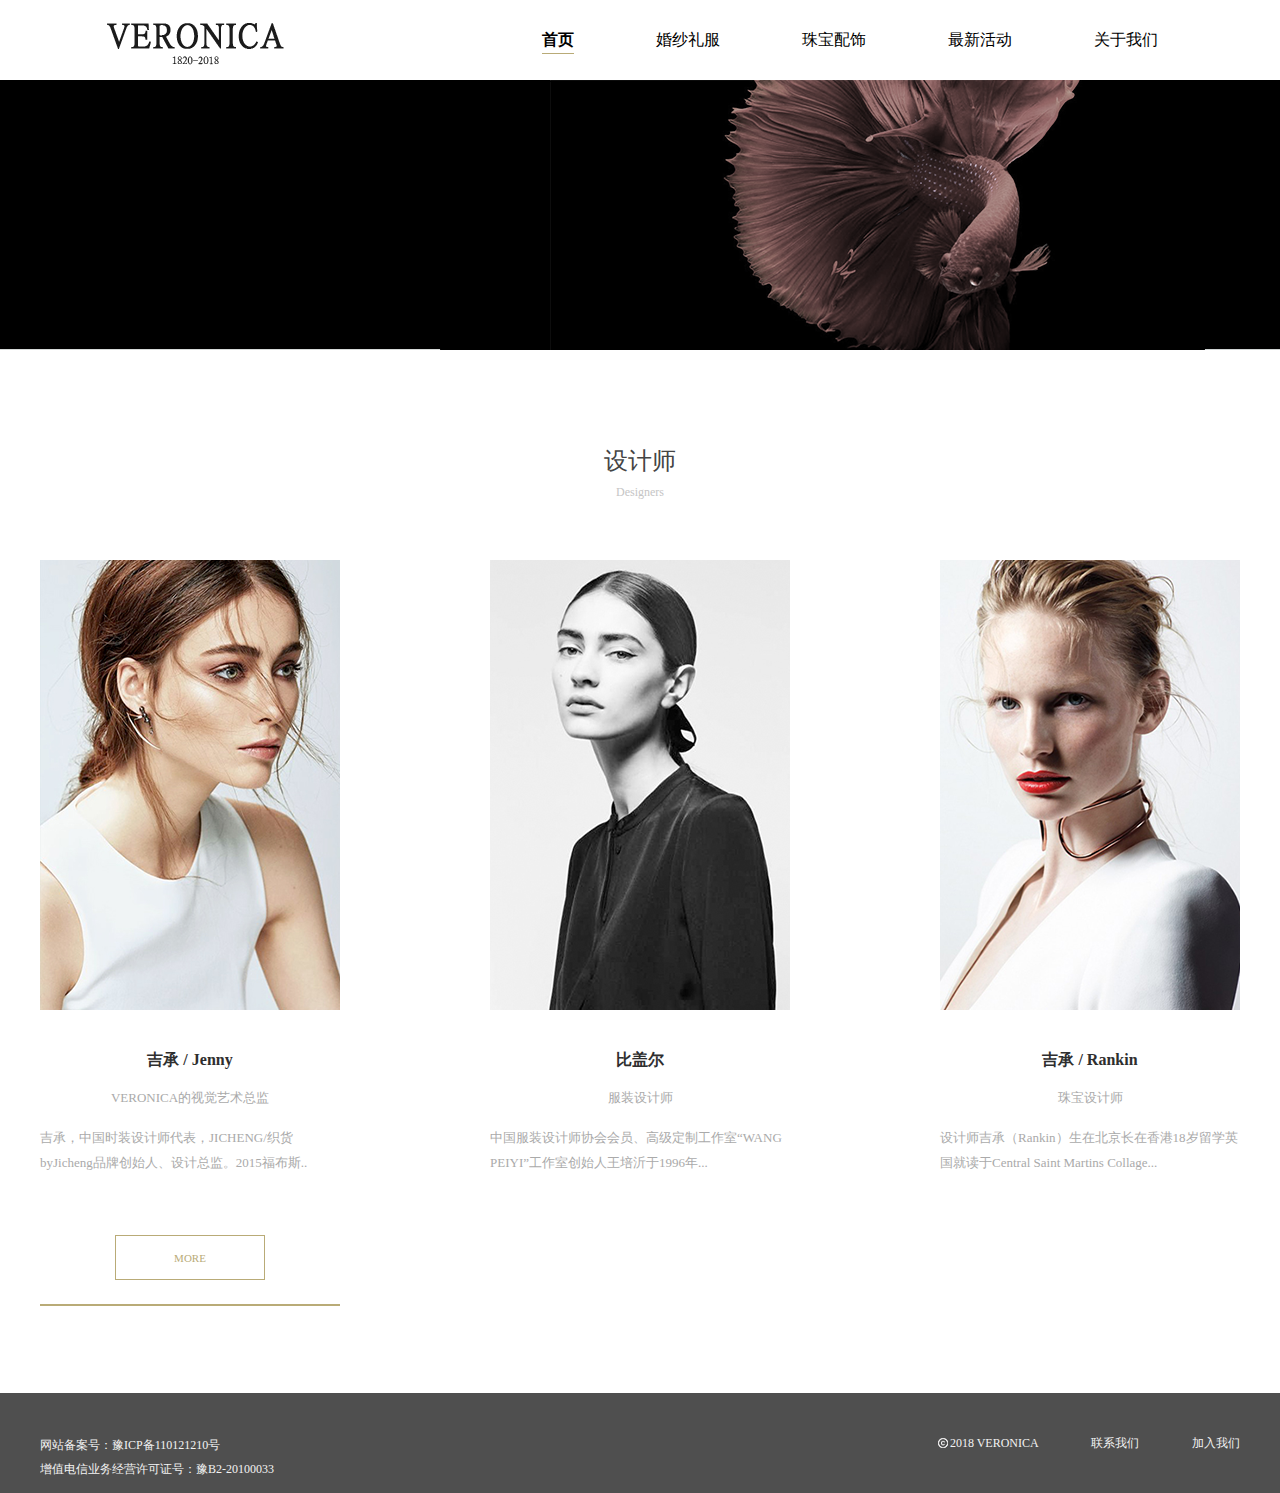
<file: web/designer/设计师.html>
<!DOCTYPE html>
<html lang="en">
<head>
	<meta charset="UTF-8">
	<title>设计师</title>
	<link rel="stylesheet" href="css/reset.css">
	<link rel="stylesheet" href="css/style.css">
</head>
<body>
	<div class="header">
		<div class="header-c">
			<div class="logo">			
			</div>
			<ul class="nav">
				<li class="nav-item active">
					<a href="">首页</a>
					<span class="line"></span>
				</li>
				<li class="nav-item">
					<a href="">婚纱礼服</a>
					<span class="line"></span>
				</li>
				<li class="nav-item">
					<a href="">珠宝配饰</a>
					<span class="line"></span>
				</li>
				<li class="nav-item">
					<a href="">最新活动</a>
					<span class="line"></span>
				</li>
				<li class="nav-item">
					<a href="">关于我们</a>
					<span class="line"></span>
				</li>
			</ul>		
		</div>	
	</div>
	<div class="banner">
		<div class="banner-c">	
		</div>
	</div>
	<div class="main">
		<div class="main-c">
			<div class="title">
				<div class="title-cn">
				 	设计师
				</div>
				<div class="title-en">
				 	Designers
				</div>
			</div>
			<ul class="des-list">
				<li class="des-item">
					<div class="des-img des-img1"></div>
					<div class="des-text">
						<p class="des-text1">吉承 / Jenny</p>
						<p class="des-text2">VERONICA的视觉艺术总监</p>
						<p class="des-text3">吉承，中国时装设计师代表，JICHENG/织货byJicheng品牌创始人、设计总监。2015福布斯..</p>
					</div>
					<a href="#" class="des-more active">MORE</a>
					<span class="line active"></span>
				</li>
				<li class="des-item">					
					<div class="des-img des-img2"></div>
					<div class="des-text">
						<p class="des-text1">比盖尔</p>
						<p class="des-text2">服装设计师</p>
						<p class="des-text3">中国服装设计师协会会员、高级定制工作室“WANG PEIYI”工作室创始人王培沂于1996年...</p>
						<a href="#" class="des-more">MORE</a>
						<span class="line"></span>
					</div>				
				</li>
				<li class="des-item des-mr0">
					
					<div class="des-img des-img3"></div>
					<div class="des-text">
						<p class="des-text1">吉承 / Rankin</p>
						<p class="des-text2">珠宝设计师</p>
						<p class="des-text3">设计师吉承（Rankin）生在北京长在香港18岁留学英国就读于Central Saint Martins Collage...</p>
						<a href="#" class="des-more">MORE</a>
						<span class="line"></span>
					</div>		
				</li>
			</ul>


		</div>
	</div>



	
	<div class="footer">
		<div class="footer-c">
			<div class="footer-text1">网站备案号：豫ICP备110121210号<br>增值电信业务经营许可证号：豫B2-20100033	
			</div>
			<div class="footer-text2">
				<span class="footer-item">&nbsp;&nbsp;&nbsp;&nbsp;2018 VERONICA</span>
				<span>联系我们</span>
				<span>加入我们</span>
			</div>			
		</div>
	</div>
			
</body>
</html>
</file>
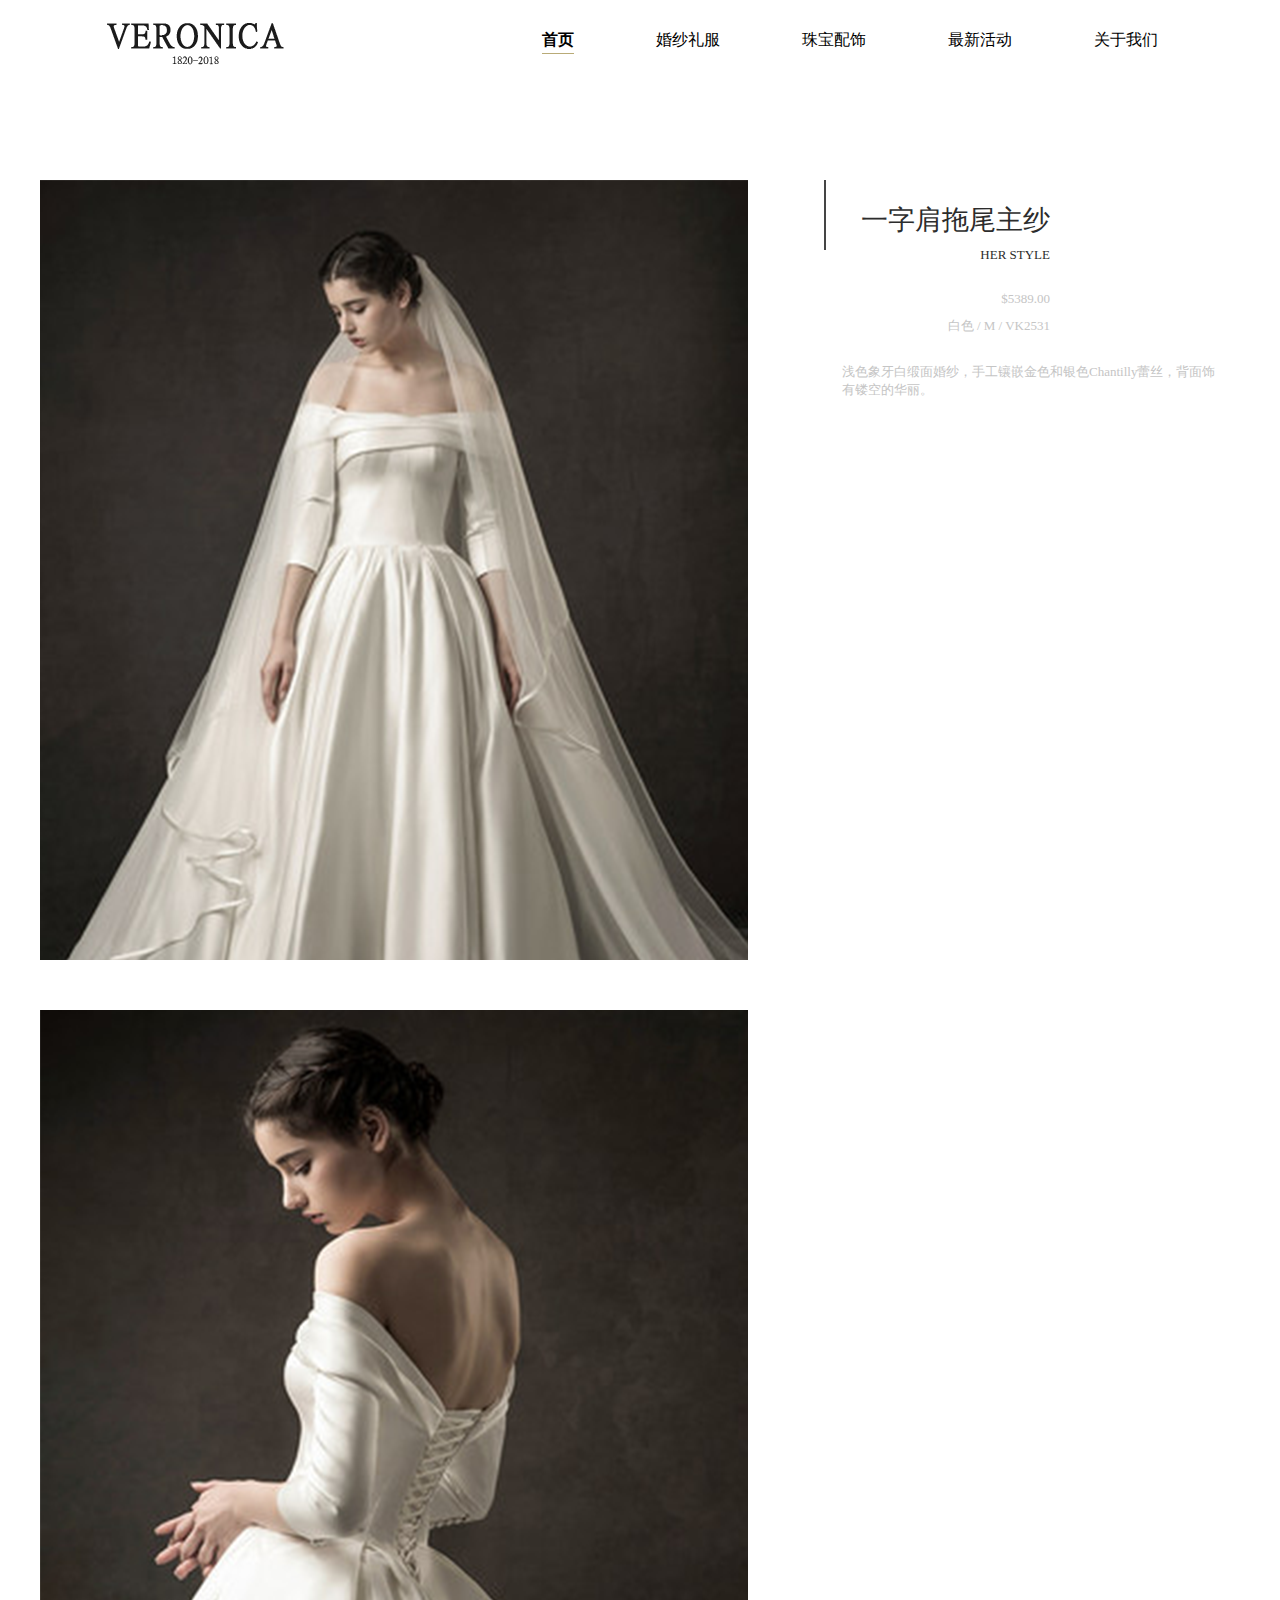
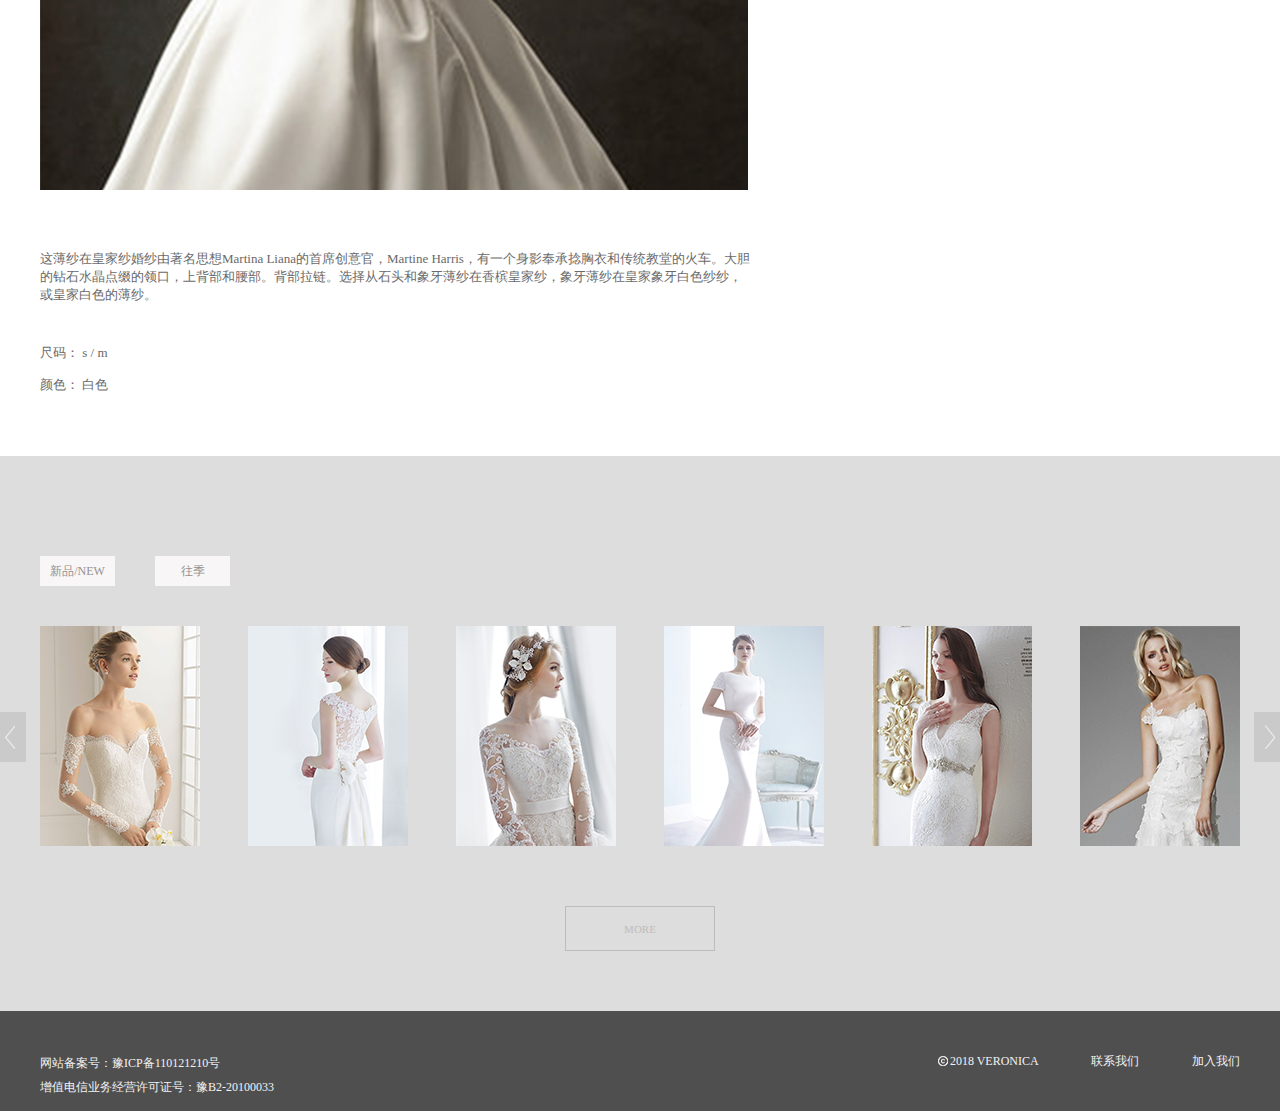
<file: web/dress/婚纱礼服.html>
<!DOCTYPE html>
<html lang="en">
<head>
	<meta charset="UTF-8">
	<title>婚纱礼服</title>
	<link rel="stylesheet" href="css/reset.css">
	<link rel="stylesheet" href="css/style.css">
</head>
<body>
	<div class="header">
		<div class="header-c">
			<div class="logo">			
			</div>
			<ul class="nav">
				<li class="nav-item active">
					<a href="">首页</a>
					<span class="line"></span>
				</li>
				<li class="nav-item">
					<a href="">婚纱礼服</a>
					<span class="line"></span>
				</li>
				<li class="nav-item">
					<a href="">珠宝配饰</a>
					<span class="line"></span>
				</li>
				<li class="nav-item">
					<a href="">最新活动</a>
					<span class="line"></span>
				</li>
				<li class="nav-item">
					<a href="">关于我们</a>
					<span class="line"></span>
				</li>
			</ul>		
		</div>	
	</div>

	<div class="main">
		<div class="main-c">
			<div class="dress1">
				<div class="dress1-text">
					<span class="line"></span> 
					<p class="dress1-text1">一字肩拖尾主纱</p>
					<p class="dress1-text2">HER STYLE</p>
					<p class="dress1-text3">$5389.00</p>
					<p class="dress1-text4">白色 / M / VK2531</p>
					<p class="dress1-text5">浅色象牙白缎面婚纱，手工镶嵌金色和银色Chantilly蕾丝，背面饰有镂空的华丽。</p>
					<a href="#"class="order"></a>
				</div>				
			</div>
			<div class="dress2">
				<div class="dress2-text">
					<p class="dress2-text1">这薄纱在皇家纱婚纱由著名思想Martina Liana的首席创意官，Martine Harris，有一个身影奉承捻胸衣和传统教堂的火车。大胆的钻石水晶点缀的领口，上背部和腰部。背部拉链。选择从石头和象牙薄纱在香槟皇家纱，象牙薄纱在皇家象牙白色纱纱，或皇家白色的薄纱。</p>
					<p class="dress2-text2">尺码：  s / m</p>
					<p class="dress2-text3">颜色： 白色</p>
				</div>
				
			</div>
		</div>
	</div>
	<div class="more">
		<div class="more-c">
			<div class="more-title">
				<a href="#" class="more-title1">新品/NEW</a>
				<a href="#" class="more-title2">往季</a>
			</div>
			<ul class="more-img">
				<li class="more-item more-item1"></li>
				<li class="more-item more-item2"></li>
				<li class="more-item more-item3"></li>
				<li class="more-item more-item4"></li>
				<li class="more-item more-item5"></li>
				<li class="more-item more-item6"></li>
				<a href="#" class="arr left"></a>
				<a href="#" class="arr right"></a>
			</ul>
			<a href="#" class="more-more">MORE</a>
		</div>
	</div>
	<div class="footer">
		<div class="footer-c">
			<div class="footer-text1">网站备案号：豫ICP备110121210号<br>增值电信业务经营许可证号：豫B2-20100033	
			</div>
			<div class="footer-text2">
				<span class="footer-item">&nbsp;&nbsp;&nbsp;&nbsp;2018 VERONICA</span>
				<span>联系我们</span>
				<span>加入我们</span>
			</div>			
		</div>
	</div>



	
</body>
</html>
</file>
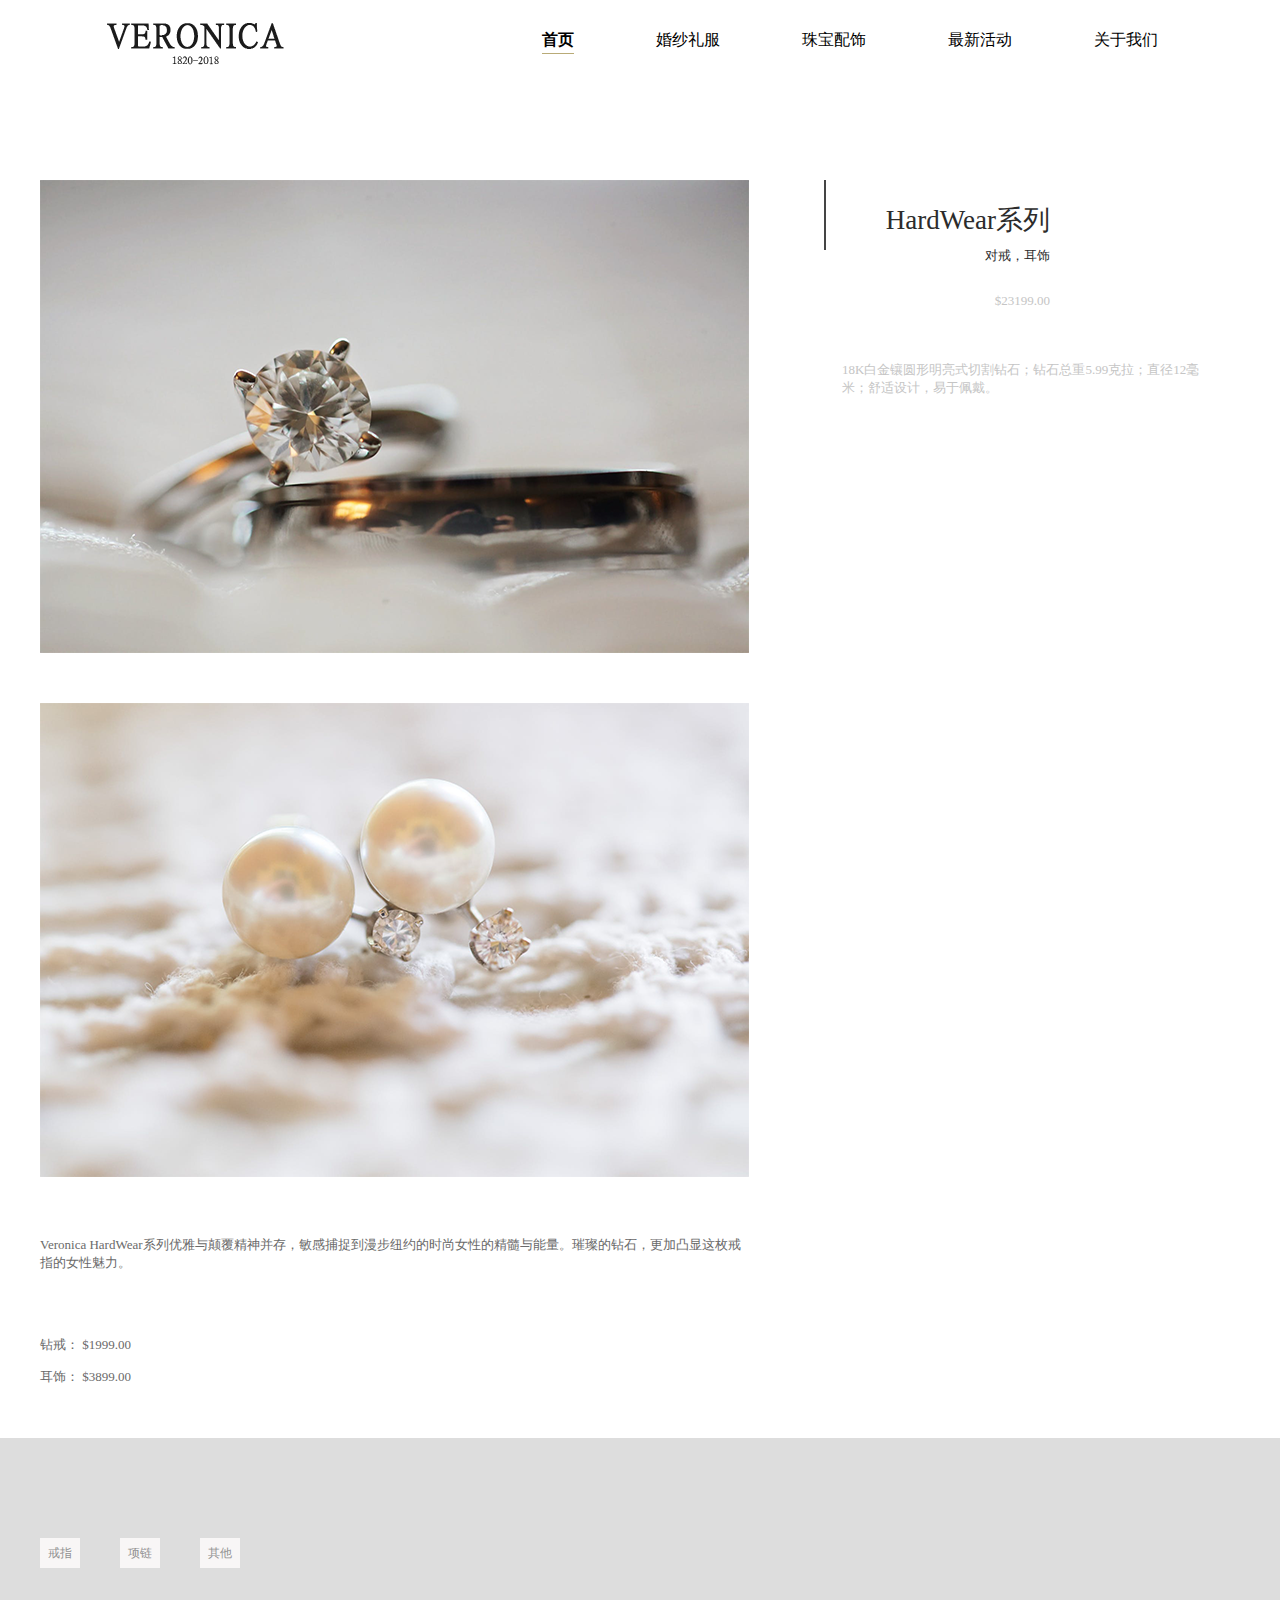
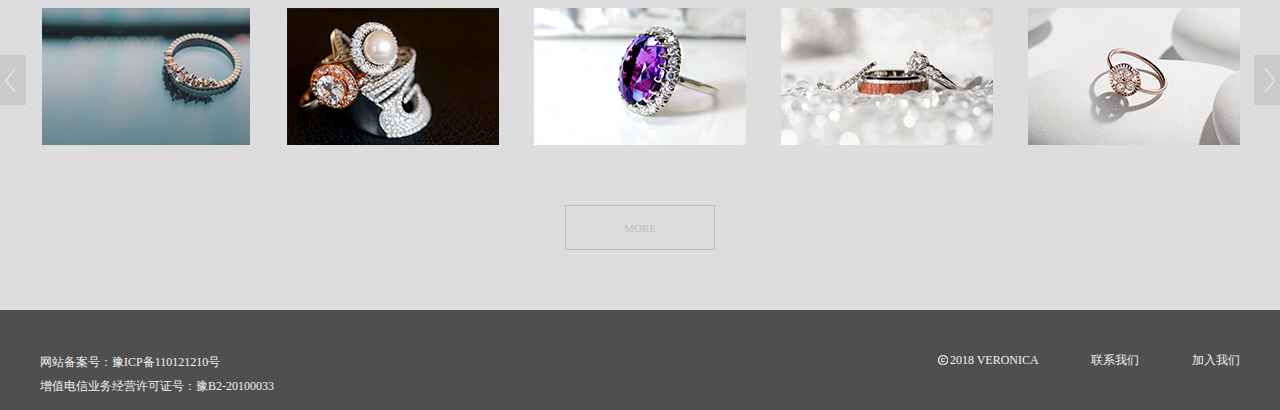
<file: web/jewelry/珠宝配饰.html>
<!DOCTYPE html>
<html lang="en">
<head>
	<meta charset="UTF-8">
	<title>珠宝配饰</title>
	<link rel="stylesheet" href="css/reset.css">
	<link rel="stylesheet" href="css/style.css">
</head>
<body>
	<div class="header">
		<div class="header-c">
			<div class="logo">			
			</div>
			<ul class="nav">
				<li class="nav-item active">
					<a href="">首页</a>
					<span class="line"></span>
				</li>
				<li class="nav-item">
					<a href="">婚纱礼服</a>
					<span class="line"></span>
				</li>
				<li class="nav-item">
					<a href="">珠宝配饰</a>
					<span class="line"></span>
				</li>
				<li class="nav-item">
					<a href="">最新活动</a>
					<span class="line"></span>
				</li>
				<li class="nav-item">
					<a href="">关于我们</a>
					<span class="line"></span>
				</li>
			</ul>		
		</div>	
	</div>

	<div class="main">
		<div class="main-c">
			<div class="dress1">
				<div class="dress1-text">
					<span class="line"></span> 
					<p class="dress1-text1">HardWear系列</p>
					<p class="dress1-text2">对戒，耳饰</p>
					<p class="dress1-text3">$23199.00</p>
					<p class="dress1-text4">18K白金镶圆形明亮式切割钻石；钻石总重5.99克拉；直径12毫米；舒适设计，易于佩戴。</p>
					<a href="#"class="order"></a>
				</div>				
			</div>
			<div class="dress2">
				<div class="dress2-text">
					<p class="dress2-text1">Veronica HardWear系列优雅与颠覆精神并存，敏感捕捉到漫步纽约的时尚女性的精髓与能量。璀璨的钻石，更加凸显这枚戒指的女性魅力。</p>
					<p class="dress2-text2">钻戒：  $1999.00</p>
					<p class="dress2-text3">耳饰：  $3899.00</p>
				</div>
				
			</div>
		</div>
	</div>
	<div class="more">
		<div class="more-c">
			<div class="more-title">
				<a href="#" class="more-title1">戒指</a>
				<a href="#" class="more-title2">项链</a>
				<a href="#" class="more-title3">其他</a>
			</div>
			<ul class="more-img">
				<li class="more-item more-item1"></li>
				<li class="more-item more-item2"></li>
				<li class="more-item more-item3"></li>
				<li class="more-item more-item4"></li>
				<li class="more-item more-item5"></li>
				<a href="#" class="arr left"></a>
				<a href="#" class="arr right"></a>
			</ul>
			<a href="#" class="more-more">MORE</a>
		</div>
	</div>
	<div class="footer">
		<div class="footer-c">
			<div class="footer-text1">网站备案号：豫ICP备110121210号<br>增值电信业务经营许可证号：豫B2-20100033	
			</div>
			<div class="footer-text2">
				<span class="footer-item">&nbsp;&nbsp;&nbsp;&nbsp;2018 VERONICA</span>
				<span>联系我们</span>
				<span>加入我们</span>
			</div>			
		</div>
	</div>



	
</body>
</html>
</file>
<file: css/style.css>
.header{
	height: 80px;
}
.header-c{
	position: relative;
	height: 80px;
	width: 1200px;
	margin:0 auto;
	background: #fff url(../img/logo.png) left center no-repeat;
}
.header-c .nav{
	position: absolute;
	right: 0;
	height: 80px;
}
.header-c .nav .nav-item{
	position: relative;
	float: left;
	width: 64px;
	height: 100%;
	font-size: 16px;
	line-height: 80px;
	text-align: center;
	color: black;
	margin-right: 82px
}
.nav .nav-item a{
	display: block;
	width: 100%;
	height: 100%;
	color: black;
}
.nav .nav-item .line{
	display: none;
	position: absolute;
	left: 0;
	bottom: 26px;
	height: 1px;
	width: 100%;
	background-color: #B9AB77;
}
.nav .nav-item.active{
	width: 32px;
}
.nav .nav-item:hover a{
	font-weight: bolder;	
}
.nav .nav-item:hover .line{
	display: block;
}
.nav .nav-item.active a{
	font-weight: bolder;	
}
.nav .nav-item.active .line{
	display: block;
}


.banner{
	height: 720px;
	background: url(../img/banner.png) center no-repeat;
}
.banner-c{
	position: relative;
	height: 720px;
	width: 1200px;
	margin: 0 auto;
}
.banner-c .arr{
	position: absolute;
	left: -50px;
	top: 50%;
	margin-top: -40px;	
	height: 80px;
	width: 50px;		
}
.banner-c .left{
	background: #D0CFD3 url(../img/arr1.png) center no-repeat;
}
.banner-c .right{
	left:auto;
	right:-50px;
	background: #D0CFD3 url(../img/arr2.png) center no-repeat;
}
.dots{
	position: absolute;
	left: 50%;
	transform: translateX(-50%);
	bottom: 21px;
}
.dots .dot-item{
	float: left;
	width: 8px;
	height: 8px;
	background-color: #BEBEC2;
	border: 5px solid transparent;
	border-radius: 50%;
	margin-right:18px;
	background-clip: content-box;
}
.dots .dot-item:hover{
	border-color: #BEBEC2;
	background-color: #fff;
}
.dots .dot-item.active{
	border-color: #BEBEC2;
	background-color: #fff;
}
.banner-c .up{
	position: absolute;
	bottom: 52px;
	right: -52px;
	height: 52px;
	width: 52px;
	background:url(../img/up.png) center no-repeat;
}
.banner-c .tel{
	position: absolute;
	bottom: 0px;
	right: -52px;
	height: 52px;
	width: 52px;
	background:url(../img/tel.png) center no-repeat;
}
.banner-c .up:hover{
	background:url(../img/uphover.png) center no-repeat;
}
.banner-c .tel:hover{
	background:url(../img/telhover.png) center no-repeat;
}
.dress{
	height: 828px;
}
.dress-c{
	height: 828px;
	width: 1200px;
	margin:0 auto;
}
.main .title{
	overflow: hidden;
	text-align: center;
}
.title .title-cn{
	margin-top: 95px;
	color:#444444;
	font-size: 24px;
}
.title .title-en{
	margin-top: 8px;
	color:#C5C5C5;
	font-size: 12px;
}
.dress-lists{
	height: 152px;
	margin:0 auto;
}
.dress-list{
	height: 152px;
	width: 570px;
	margin:0 auto;
}
.dress-lists .dress-item{
	position: relative;
	float: left;
	width: 80px;
	height: 72px;
	font-size: 16px;
	margin-right:83px;
	text-align: center;
	margin-top: 80px;
}
.dress-lists .dress-item.mr0{
	margin-right:0px;
}
.dress-lists .dress-item .dress-dot{
	display: none;
	position: absolute;
	bottom: 40px;
	left: 50%;
	margin-left:-2px;
	width: 4px;
	height: 4px;
	background-color: #B9AB77;
	border-radius: 50%;
}
.dress-lists .dress-item:hover .dress-dot{
	display: block;
}
.dress-lists .dress-item:hover{
	color: #B9AB77;
}
.dress-lists .dress-item.active .dress-dot{
	display: block;
}
.dress-lists .dress-item.active{
	color: #B9AB77;
}
.dress-img{
	height: 360px;
	width: 1200px;
}
.dress-img .img-item{
	float: left;
	height: 360px;
	width: 270px;
	margin-right: 40px;
}
.dress-img .img-item.img-item4{
	margin-right: 0;
	background:url(../img/dress4.png) center no-repeat;
}
.dress-img .img-item.img-item1{
	background:url(../img/dress1.png) center no-repeat;
}
.dress-img .img-item.img-item2{
	background:url(../img/dress2.png) center no-repeat;
}
.dress-img .img-item.img-item3{
	background:url(../img/dress3.png) center no-repeat;
}
.dress-img .img-item.img-item2:hover{
	background:url(../img/dress22.png) center no-repeat;
}
.dress-img .img-item.img-item3:hover{
	background:url(../img/dress33.png) center no-repeat;
}
.dress-img .img-item.img-item4:hover{
	background:url(../img/dress44.png) center no-repeat;
}
.dress-img .img-item.img-item1 .img-text{
	display: none;
	height: 360px;
	width: 270px;
	background-color: rgba(40, 40, 40, 0.4);
	overflow: hidden;
}
.dress-img .img-item.img-item1 .img-text1{
	color: #fff;
	font-size: 14px;
	text-align: center;
	margin-top: 124px;
}
.dress-img .img-item.img-item1 .img-text2{
	color: #fff;
	font-size: 12px;
	text-align: center;
	margin-top: 42px;
}
.dress-img .img-item.img-item1 .img-text3{
	color: #fff;
	font-size: 12px;
	text-align: center;
	margin-top: 10px;
}
.dress-img .img-item.img-item1:hover .img-text{
	display: block;	
}



.main .more{
	display: block;
	width: 148px;
	height: 43px;
	border: 1px solid #F5F5F5;
	color:#3B3B3B;
	font-size: 11px;
	line-height: 45px;
	text-align: center;
	margin:0 auto;
	margin-top:60px;
	margin-bottom: 60px;
}
.show{
	background-color: #F9F9F9;
	height: 558px;
}
.show-c{
	width: 1200px;
	margin:0 auto;
}
.show-img{
	height: 180px;
	width: 1200px;
	margin-top:60px;
}
.show-img .img-item{
	float: left;
	height: 180px;
	width: 270px;
	margin-right: 40px;
}
.show-img .img-item.img-item4{
	margin-right: 0;
	background:url(../img/show4.png) center no-repeat;
}
.show-img .img-item.img-item1{
	background:url(../img/show1.png) center no-repeat;
}
.show-img .img-item.img-item2{
	background:url(../img/show2.png) center no-repeat;
}
.show-img .img-item.img-item3{
	background:url(../img/show3.png) center no-repeat;
}
.show-img .img-item .img-text{
	display: none;
	height: 60px;
	width: 270px;
	background-color: rgba(40, 40, 40, 0.4);
	margin-top: 120px;
	overflow: hidden;
}
.show-img .img-item .img-text1{
	margin-top: 12px;
	font-size: 14px;
	text-indent: 1em;
	color: #fff;
}
.show-img .img-item .img-text2{
	margin-top: 6px;
	font-size: 10px;
	text-indent: 1.5em;
	color: #C1C1C1;
}
.show-img .img-item:hover .img-text{
	display: block;
}





.act{
	background:url(../img/actimg.png) center 208px no-repeat;
}
.act-c{
	width: 1200px;
	margin:0 auto;
	height: 876px;
}
.act-lists{
	position: relative;
	height: 563px;
}
.act-list{
	position: absolute;
	bottom: 0;
}
.act-item{
	float: left;
	height: 334px;
	width: 300px;
	background-color: #fff;
}
.act-item2{
	background:url(../img/actlist.png) center no-repeat;
}
.act-item .act-text1{
	font-size: 24px;
	margin:0 16px 0 44px;
	line-height: 110px;
	color: #8B8B8B;
}
.act-item .act-text2{
	font-size: 11px;
	line-height: 110px;
	color: #8B8B8B;
}
.act-item .act-text3{
	font-size: 16px;
	margin-left:44px;
	color: #000000;
	font-weight: bolder;
}
.act-item .act-text4{
	font-size: 12px;
	margin-left:44px;
	margin-right: 40px;
	color: #8B8B8B;
	margin-top: 21px;
}
.act-more{
	margin-left:44px;
	line-height: 120px;
	font-size: 8px;
	color:#8B8B8B;
}
.des{
	height: 664px;
	background:url(../img/desimg.png) center no-repeat;
}
.des-c{
	width: 1200px;
	height: 664px;
	margin:0 auto;
}
.des .title-cn{
	color:#F7F5F5;
}
.des .title-en{
	color:#C1C1C1;
}
.des-list{
	height: 512px;
}
.des-item{
	position: relative;
	float: left;
	height: 512px;
	width: 277px;
	margin-right: 124px;
}
.des-item3{
	margin-right: 60px;
	background:url(../img/des3.png) center 60px no-repeat;
}
.des-item1{
	margin-left: 60px;
	background:url(../img/des1.png) center 60px no-repeat;
}
.des-item2{
	background:url(../img/des2.png) center 60px no-repeat;
}
.des-item .des-text1{
	font-size: 18px;
	text-align: center;
	color:#F7F5F5;
	margin-top: 260px;
}
.des-item .des-text2{
	font-size: 12px;
	text-align: center;
	color:#B9B9B9;
	margin-top: 12px;
}
.des-item .des-text3{
	font-size: 12px;
	text-align: center;
	color:#B9B9B9;
	margin-top: 20px;
}
.des-more{
	display: block;
	font-size: 11px;
	text-align: center;
	color:#B9B9B9;
	margin-top: 65px;
}
.des-line{
	position: absolute;
	bottom: 60px;
	left: 50%;
	margin-left: -75px;
	width: 150px;
	height: 1px;
	text-align: center;
	background-color: #B9B9B9;
}
.footer{
	height: 100px;	
}
.footer-c{
	position: relative;
	height: 100px;	
	width: 1200px;
	margin:0 auto;
	overflow: hidden;
}
.footer-text1{	
	font-size: 12px;
	line-height: 24px;
	margin-top:40px;
}
.footer-text2{
	position: absolute;
	right: 0;
	top: 0;
	height: 100px;
	font-size: 12px;
	line-height: 100px;	
	
}
.footer-text2 span{
	margin-left: 50px;
}
.footer-text2 .footer-item{
	background:url(../img/footerlogo.png) 0px center no-repeat;
}
</file>
<file: web/about/css/style.css>
.header{
	height: 80px;
}
.header-c{
	position: relative;
	height: 80px;
	width: 1200px;
	margin:0 auto;
	background: #fff url(../img/logo.png) left center no-repeat;
}
.header-c .nav{
	position: absolute;
	right: 0;
	height: 80px;
}
.header-c .nav .nav-item{
	position: relative;
	float: left;
	width: 64px;
	height: 100%;
	font-size: 16px;
	line-height: 80px;
	text-align: center;
	color: black;
	margin-right: 82px
}
.nav .nav-item a{
	display: block;
	width: 100%;
	height: 100%;
	color: black;
}
.nav .nav-item .line{
	display: none;
	position: absolute;
	left: 0;
	bottom: 26px;
	height: 1px;
	width: 100%;
	background-color: #B9AB77;
}
.nav .nav-item.active{
	width: 32px;
}
.nav .nav-item:hover a{
	font-weight: bolder;	
}
.nav .nav-item:hover .line{
	display: block;
}
.nav .nav-item.active a{
	font-weight: bolder;	
}
.nav .nav-item.active .line{
	display: block;
}


.banner{
	height: 270px;
	background: url(../img/banner.png) center no-repeat;
}
.main-c{
	width: 1080px;
	margin: 0 auto;
}
.story{
	height: 728px;
}
.main .title{
	overflow: hidden;
	text-align: center;
}
.title .title-cn{
	margin-top: 95px;
	color:#444444;
	font-size: 24px;
}
.title .title-en{
	margin-top: 8px;
	color:#C5C5C5;
	font-size: 12px;
}
.story-list{
	position: relative;
	height: 580px;
	background:url(../img/story.png) 0 82px no-repeat;
}
.story-item1{
	position: absolute;
	right: 0;
	top:82px;
	height: 313px;
	width: 588px;
	color: #929292;
	font-size: 15px;
	line-height: 29px;
	text-indent: 2em;
}
.story-item2{
	position: absolute;
	top:444px;
	color: #929292;
	font-size: 15px;
	line-height: 29px;
	text-indent: 2em;
}
.contact{
	height: 1060px;
}
.contact .contact-img{
	height: 427px;
	width: 1080px;
	background:url(../img/contact.png) center 81px no-repeat;
}
.contact .contact-item1{
	color:#373737;
	font-size: 25px;
	margin-top:34px;	
}
.contact .contact-item2{
	color:#616060;
	font-size: 16px;
	margin-top:26px;
	line-height: 30px;	
}
.contact .contact-item3{
	position: relative;
	height: 358px;
	width: 1080px;
	background:url(../img/add.png) 0 26px no-repeat;
}
.contact .add{
	position: absolute;
	left: 511px;
	bottom: 62px;
	height: 100px;
	width: 218px;
	color:#616060;
	font-size: 12px;
	line-height: 26px;
}
.footer{
	height: 100px;	
	background-color: #4F4F4F;
}
.footer-c{
	position: relative;
	height: 100px;	
	width: 1200px;
	margin:0 auto;
	overflow: hidden;
	color:#F3F3F3;
}
.footer-text1{	
	font-size: 12px;
	line-height: 24px;
	margin-top:40px;
}
.footer-text2{
	position: absolute;
	right: 0;
	top: 0;
	height: 100px;
	font-size: 12px;
	line-height: 100px;	
	
}
.footer-text2 span{
	margin-left: 50px;
}
.footer-text2 .footer-item{
	background:url(../img/footerlogo.png) 0px center no-repeat;
}
</file>
<file: web/activity/css/style.css>
.header{
	height: 80px;
}
.header-c{
	position: relative;
	height: 80px;
	width: 1200px;
	margin:0 auto;
	background: #fff url(../img/logo.png) left center no-repeat;
}
.header-c .nav{
	position: absolute;
	right: 0;
	height: 80px;
}
.header-c .nav .nav-item{
	position: relative;
	float: left;
	width: 64px;
	height: 100%;
	font-size: 16px;
	line-height: 80px;
	text-align: center;
	color: black;
	margin-right: 82px
}
.nav .nav-item a{
	display: block;
	width: 100%;
	height: 100%;
	color: black;
}
.nav .nav-item .line{
	display: none;
	position: absolute;
	left: 0;
	bottom: 26px;
	height: 1px;
	width: 100%;
	background-color: #B9AB77;
}
.nav .nav-item.active{
	width: 32px;
}
.nav .nav-item:hover a{
	font-weight: bolder;	
}
.nav .nav-item:hover .line{
	display: block;
}
.nav .nav-item.active a{
	font-weight: bolder;	
}
.nav .nav-item.active .line{
	display: block;
}


.banner{
	height: 270px;
	background: url(../img/banner.png) center no-repeat;
}
.main{
	position: relative;
	height: 922px;
}

.main .title{
	overflow: hidden;
	text-align: center;
}
.title .title-cn{
	margin-top: 95px;
	color:#444444;
	font-size: 24px;
}
.title .title-en{
	margin-top: 8px;
	color:#C5C5C5;
	font-size: 12px;
}




.main-list{
	height: 596px;
	margin-top: 60px;
}
.main-item{
	height: 195px;
	border: 1px solid #DBDBDB;
}
.main-textbox{
	width: 1200px;
	height: 195px;
	margin: 0 auto;
}
.main-textbox .main-textbox1{
	float: left;
	width: 425px;
	height: 195px;
	color: #929292;
	text-align: right;
}
.main-textbox1 .main-text1{
	color: #929292;
	font-size: 45px;
	margin-top: 50px;
}
.main-textbox1 .main-text2{
	color: #929292;
	font-size: 12px;
	margin-top: 15px;
}
.main-textbox .main-textbox2{
	float: left;
	width: 492px;
	height: 195px;
	text-align: left;
	margin-left: 36px;
}
.main-textbox2 .main-text1{
	color: #000000;
	font-size: 13px;
	text-align: left;
	font-weight: bolder;
	margin-top: 60px;
}
.main-textbox2 .main-text2{
	color: #4D4D4D;
	font-size: 11px;
	text-align: left;
	margin-top: 34px;
}





.main-item:hover .main-textbox .main-textbox1{
	width: 353px;
}
.main-item:hover .main-textbox .main-textbox2{
	margin-left: 48px;
}


.main-item:hover .main-textbox{
	background:url(../img/arr.png) 949px 87px no-repeat;
}
.main-item:hover{
	background-color: #444444;
}
 .main-item:hover .main-text1{
   	color: #fff;
  }
  .main-item:hover .main-text2{
  	color: #fff;
  }





.dot{
	position: absolute;
	bottom: 60px;
	width: 70px;
	height: 30px;
	left:50%;
	margin-left: -35px;
}
.dot-item{
	float: left;
	width: 28px;
	height: 28px;
	border: 1px solid #6D6D6D;
}
.dot-item a{
	display: block;
	height: 100%;
	width: 100%;
	color:#6D6D6D;
	line-height: 28px;
	text-align: center;
}
.dot-item1{
	margin-right: 10px;
}
.dot-item:hover a{
	color:#fff;
	background-color: #6D6D6D;
}













.footer{
	height: 100px;	
	background-color: #F7F5F5;
}
.footer-c{
	position: relative;
	height: 100px;	
	width: 1200px;
	margin:0 auto;
	overflow: hidden;
	color:#323232;
}
.footer-text1{	
	font-size: 12px;
	line-height: 24px;
	margin-top:40px;
}
.footer-text2{
	position: absolute;
	right: 0;
	top: 0;
	height: 100px;
	font-size: 12px;
	line-height: 100px;	
	
}
.footer-text2 span{
	margin-left: 50px;
}
.footer-text2 .footer-item{
	background:url(../img/footerlogo.png) 0px center no-repeat;
}
</file>
<file: web/designer/css/style.css>
.header{
	height: 80px;
}
.header-c{
	position: relative;
	height: 80px;
	width: 1200px;
	margin:0 auto;
	background: #fff url(../img/logo.png) left center no-repeat;
}
.header-c .nav{
	position: absolute;
	right: 0;
	height: 80px;
}
.header-c .nav .nav-item{
	position: relative;
	float: left;
	width: 64px;
	height: 100%;
	font-size: 16px;
	line-height: 80px;
	text-align: center;
	color: black;
	margin-right: 82px
}
.nav .nav-item a{
	display: block;
	width: 100%;
	height: 100%;
	color: black;
}
.nav .nav-item .line{
	display: none;
	position: absolute;
	left: 0;
	bottom: 26px;
	height: 1px;
	width: 100%;
	background-color: #B9AB77;
}
.nav .nav-item.active{
	width: 32px;
}
.nav .nav-item:hover a{
	font-weight: bolder;	
}
.nav .nav-item:hover .line{
	display: block;
}
.nav .nav-item.active a{
	font-weight: bolder;	
}
.nav .nav-item.active .line{
	display: block;
}


.banner{
	height: 270px;
	background: url(../img/banner.png) center no-repeat;
}
.main{
	height: 1043px;
}
.main-c{
	height: 1043px;
	width: 1200px;
	margin:0 auto;
}
.main .title{
	overflow: hidden;
	text-align: center;
}
.title .title-cn{
	margin-top: 95px;
	color:#444444;
	font-size: 24px;
}
.title .title-en{
	margin-top: 8px;
	color:#C5C5C5;
	font-size: 12px;
}
.des-list{
	height: 892px;	
}
.des-item{
	position: relative;
	float: left;
	height: 892px;	
	width: 300px;
	margin-right: 150px;
}
.des-item.des-mr0{
	margin-right: 0px;
}
.des-img{
	margin-top: 60px;
	height: 450px;
	width: 300px;
}
.des-img1{
	background: url(../img/des1.png) center no-repeat;
}
.des-img2{
	background: url(../img/des2.png) center no-repeat;
}
.des-img3{
	background: url(../img/des3.png) center no-repeat;
}
.des-text1{
	color:#2E2E2E;
	font-size: 16px;
	text-align: center;
	font-weight: bolder;
	margin-top: 40px;
}
.des-text2{
	color:#AAAAAA;
	font-size: 13px;
	text-align: center;
	margin-top: 18px;
}
.des-text3{
	color:#AAAAAA;
	font-size: 13px;
	margin-top: 18px;
	line-height: 25px;
}
.des-more{
	display: block;
	color: #B9AB77;
	height: 43px;
	width: 148px;
	border: 1px solid #B9AB77;
	font-size: 11px;
	line-height: 45px;
	text-align: center;
	margin:0 auto;
	margin-top:60px;
	margin-bottom: 60px;
	display: none;
}
.des-item .line{
	position: absolute;
	left: 0;
	bottom: 86px;
	width: 300px;
	height: 2px;
	background-color: #B9AB77;
	display: none;
}

.des-item:hover .line{
	display: block;
}
.des-item:hover .des-more{
	display: block;
}
.des-item .active{
	display: block;
}






.footer{
	height: 100px;	
	background-color: #4F4F4F;
}
.footer-c{
	position: relative;
	height: 100px;	
	width: 1200px;
	margin:0 auto;
	overflow: hidden;
	color:#F3F3F3;
}
.footer-text1{	
	font-size: 12px;
	line-height: 24px;
	margin-top:40px;
}
.footer-text2{
	position: absolute;
	right: 0;
	top: 0;
	height: 100px;
	font-size: 12px;
	line-height: 100px;	
	
}
.footer-text2 span{
	margin-left: 50px;
}
.footer-text2 .footer-item{
	background:url(../img/footerlogo.png) 0px center no-repeat;
}
</file>
<file: web/dress/css/style.css>
.header{
	height: 80px;
}
.header-c{
	position: relative;
	height: 80px;
	width: 1200px;
	margin:0 auto;
	background: #fff url(../img/logo.png) left center no-repeat;
}
.header-c .nav{
	position: absolute;
	right: 0;
	height: 80px;
}
.header-c .nav .nav-item{
	position: relative;
	float: left;
	width: 64px;
	height: 100%;
	font-size: 16px;
	line-height: 80px;
	text-align: center;
	color: black;
	margin-right: 82px
}
.nav .nav-item a{
	display: block;
	width: 100%;
	height: 100%;
	color: black;
}
.nav .nav-item .line{
	display: none;
	position: absolute;
	left: 0;
	bottom: 26px;
	height: 1px;
	width: 100%;
	background-color: #B9AB77;
}
.nav .nav-item.active{
	width: 32px;
}
.nav .nav-item:hover a{
	font-weight: bolder;	
}
.nav .nav-item:hover .line{
	display: block;
}
.nav .nav-item.active a{
	font-weight: bolder;	
}
.nav .nav-item.active .line{
	display: block;
}
.main-c{
	width: 1200px;
	margin:0 auto;	
}
.dress1{
	position: relative;
	height: 880px;
	background:url(../img/dress1.png) 0 100px no-repeat;
}
.dress1-text{
	position: absolute;
	top: 100px;
	right:0;
	height: 367px;
	width: 416px;
}
.dress1-text .line{
	position: absolute;
	top: 0;
	left: 0;
	height: 70px;
	width: 2px;
	background-color: #454545;

}
.dress1-text1{
	color: #2C2C2C;
	font-size: 27px;
	margin-top: 22px;
	margin-right: 190px;
	text-align: right;
}
.dress1-text2{
	color: #2C2C2C;
	font-size: 13px;
	margin-top: 9px;
	margin-right: 190px;
	text-align: right;
}
.dress1-text3{
	color: #C5C5C5;
	font-size: 13px;
	margin-right: 190px;
	margin-top: 28px;
	text-align: right;
}
.dress1-text4{
	color: #C5C5C5;
	font-size: 13px;
	margin-right: 190px;
	margin-top: 10px;
	text-align: right;
}
.dress1-text5{
	color: #C5C5C5;
	font-size: 13px;
	margin: 28px 18px 0 18px;
}
.dress2{
	position: relative;
	height: 1096px;
	background:url(../img/dress2.png) 0 50px no-repeat;
}
.dress2-text{
	position: absolute;
	left: 0;
	bottom: 0;
	height: 206px;
	width: 710px;
}
.dress2-text1{
	color: #6A6A6A;
	font-size: 13px;
}
.dress2-text2{
	color: #6A6A6A;
	font-size: 13px;
	margin-top: 40px;
}
.dress2-text3{
	color: #6A6A6A;
	font-size: 13px;
	margin-top: 14px;
}
.more{
	height: 555px;
	background-color: #DDD;
}
.more-c{
	width: 1200px;
	height: 555px;
	margin: 0 auto;
}
.more-title{
	position: relative;
	height: 170px;

}
.more-title a{
	position: absolute;
	bottom: 40px;
	width: 75px;
	height: 30px;
	background-color: #F8F6F6;
	color: #929292;
	font-size: 12px;
	text-align: center;
	line-height: 30px;
}
.more-title .more-title2{
	left: 115px;
}
.more-img{
	position: relative;
	height: 220px;
}
.more-item{
	float: left;
	height: 220px;
	width: 160px;
	background-color: #fff;
	margin-right: 48px;
}
.more-item6{
	margin-right: 0px;
	background:url(../img/more6.png) center no-repeat;
}
.more-item1{
	background:url(../img/more1.png) center no-repeat;
}
.more-item2{
	background:url(../img/more2.png) center no-repeat;
}
.more-item3{
	background:url(../img/more3.png) center no-repeat;
}
.more-item4{
	background:url(../img/more4.png) center no-repeat;
}
.more-item5{
	background:url(../img/more5.png) center no-repeat;
}
.more-img .arr{
	position: absolute;
	bottom: 84px;
	height: 50px;
	width: 32px;
}
.more-img .arr.left{
	left:-46px;
	background:#CACACA url(../img/arr1.png) center no-repeat;
}
.more-img .arr.right{
	right:-46px;
	background:#CACACA url(../img/arr2.png) center no-repeat;
}
.more-more{
	display: block;
	width: 148px;
	height: 43px;
	border: 1px solid #BDBCBC;
	color:#BDBCBC;
	font-size: 11px;
	line-height: 45px;
	text-align: center;
	margin:0 auto;
	margin-top:60px;
	margin-bottom: 60px;
}
.footer{
	height: 100px;	
	background-color: #4F4F4F;
}
.footer-c{
	position: relative;
	height: 100px;	
	width: 1200px;
	margin:0 auto;
	overflow: hidden;
	color:#F3F3F3;
}
.footer-text1{	
	font-size: 12px;
	line-height: 24px;
	margin-top:40px;
}
.footer-text2{
	position: absolute;
	right: 0;
	top: 0;
	height: 100px;
	font-size: 12px;
	line-height: 100px;	
	
}
.footer-text2 span{
	margin-left: 50px;
}
.footer-text2 .footer-item{
	background:url(../img/footerlogo.png) 0px center no-repeat;
}
</file>
<file: web/jewelry/css/style.css>
.header{
	height: 80px;
}
.header-c{
	position: relative;
	height: 80px;
	width: 1200px;
	margin:0 auto;
	background: #fff url(../img/logo.png) left center no-repeat;
}
.header-c .nav{
	position: absolute;
	right: 0;
	height: 80px;
}
.header-c .nav .nav-item{
	position: relative;
	float: left;
	width: 64px;
	height: 100%;
	font-size: 16px;
	line-height: 80px;
	text-align: center;
	color: black;
	margin-right: 82px
}
.nav .nav-item a{
	display: block;
	width: 100%;
	height: 100%;
	color: black;
}
.nav .nav-item .line{
	display: none;
	position: absolute;
	left: 0;
	bottom: 26px;
	height: 1px;
	width: 100%;
	background-color: #B9AB77;
}
.nav .nav-item.active{
	width: 32px;
}
.nav .nav-item:hover a{
	font-weight: bolder;	
}
.nav .nav-item:hover .line{
	display: block;
}
.nav .nav-item.active a{
	font-weight: bolder;	
}
.nav .nav-item.active .line{
	display: block;
}
.main-c{
	width: 1200px;
	margin:0 auto;	
}
.dress1{
	position: relative;
	height: 573px;
	background:url(../img/jew1.png) 0 100px no-repeat;
}
.dress1-text{
	position: absolute;
	top: 100px;
	right:0;
	height: 473px;
	width: 416px;
}
.dress1-text .line{
	position: absolute;
	top: 0;
	left: 0;
	height: 70px;
	width: 2px;
	background-color: #454545;

}
.dress1-text1{
	color: #2C2C2C;
	font-size: 27px;
	margin-top: 22px;
	margin-right: 190px;
	text-align: right;
}
.dress1-text2{
	color: #2C2C2C;
	font-size: 13px;
	margin-top: 9px;
	margin-right: 190px;
	text-align: right;
}
.dress1-text3{
	color: #C5C5C5;
	font-size: 13px;
	margin-right: 190px;
	margin-top: 28px;
	text-align: right;
}
.dress1-text4{
	color: #C5C5C5;
	font-size: 13px;
	margin: 52px 18px 0 18px;
}
.dress2{
	position: relative;
	height: 785px;
	background:url(../img/jew2.png) 0 50px no-repeat;
}
.dress2-text{
	position: absolute;
	left: 0;
	bottom: 0;
	height: 202px;
	width: 710px;
}
.dress2-text1{
	color: #6A6A6A;
	font-size: 13px;
}
.dress2-text2{
	color: #6A6A6A;
	font-size: 13px;
	margin-top: 64px;
}
.dress2-text3{
	color: #6A6A6A;
	font-size: 13px;
	margin-top: 14px;
}
.more{
	height: 472px;
	background-color: #DDD;
}
.more-c{
	width: 1200px;
	height: 472px;
	margin: 0 auto;
}
.more-title{
	position: relative;
	height: 170px;

}
.more-title a{
	position: absolute;
	bottom: 40px;
	width: 40px;
	height: 30px;
	background-color: #F8F6F6;
	color: #929292;
	font-size: 12px;
	text-align: center;
	line-height: 30px;
}
.more-title .more-title2{
	left: 80px;
}
.more-title .more-title3{
	left: 160px;
}
.more-img{
	position: relative;
	height: 137px;
}
.more-item{
	float: left;
	height: 137px;
	width: 212px;
	background-color: #fff;
	margin-right: 35px;
}
.more-item5{
	margin-right: 0px;
	background:url(../img/more5.png) center no-repeat;
}
.more-item1{
	background:url(../img/more1.png) center no-repeat;
}
.more-item2{
	background:url(../img/more2.png) center no-repeat;
}
.more-item3{
	background:url(../img/more3.png) center no-repeat;
}
.more-item4{
	background:url(../img/more4.png) center no-repeat;
}
.more-img .arr{
	position: absolute;
	bottom: 40px;
	height: 50px;
	width: 32px;
}
.more-img .arr.left{
	left:-46px;
	background:#CACACA url(../img/arr1.png) center no-repeat;
}
.more-img .arr.right{
	right:-46px;
	background:#CACACA url(../img/arr2.png) center no-repeat;
}
.more-more{
	display: block;
	width: 148px;
	height: 43px;
	border: 1px solid #BDBCBC;
	color:#BDBCBC;
	font-size: 11px;
	line-height: 45px;
	text-align: center;
	margin:0 auto;
	margin-top:60px;
	margin-bottom: 60px;
}
.footer{
	height: 100px;	
	background-color: #4F4F4F;
}
.footer-c{
	position: relative;
	height: 100px;	
	width: 1200px;
	margin:0 auto;
	overflow: hidden;
	color:#F3F3F3;
}
.footer-text1{	
	font-size: 12px;
	line-height: 24px;
	margin-top:40px;
}
.footer-text2{
	position: absolute;
	right: 0;
	top: 0;
	height: 100px;
	font-size: 12px;
	line-height: 100px;	
	
}
.footer-text2 span{
	margin-left: 50px;
}
.footer-text2 .footer-item{
	background:url(../img/footerlogo.png) 0px center no-repeat;
}
</file>
